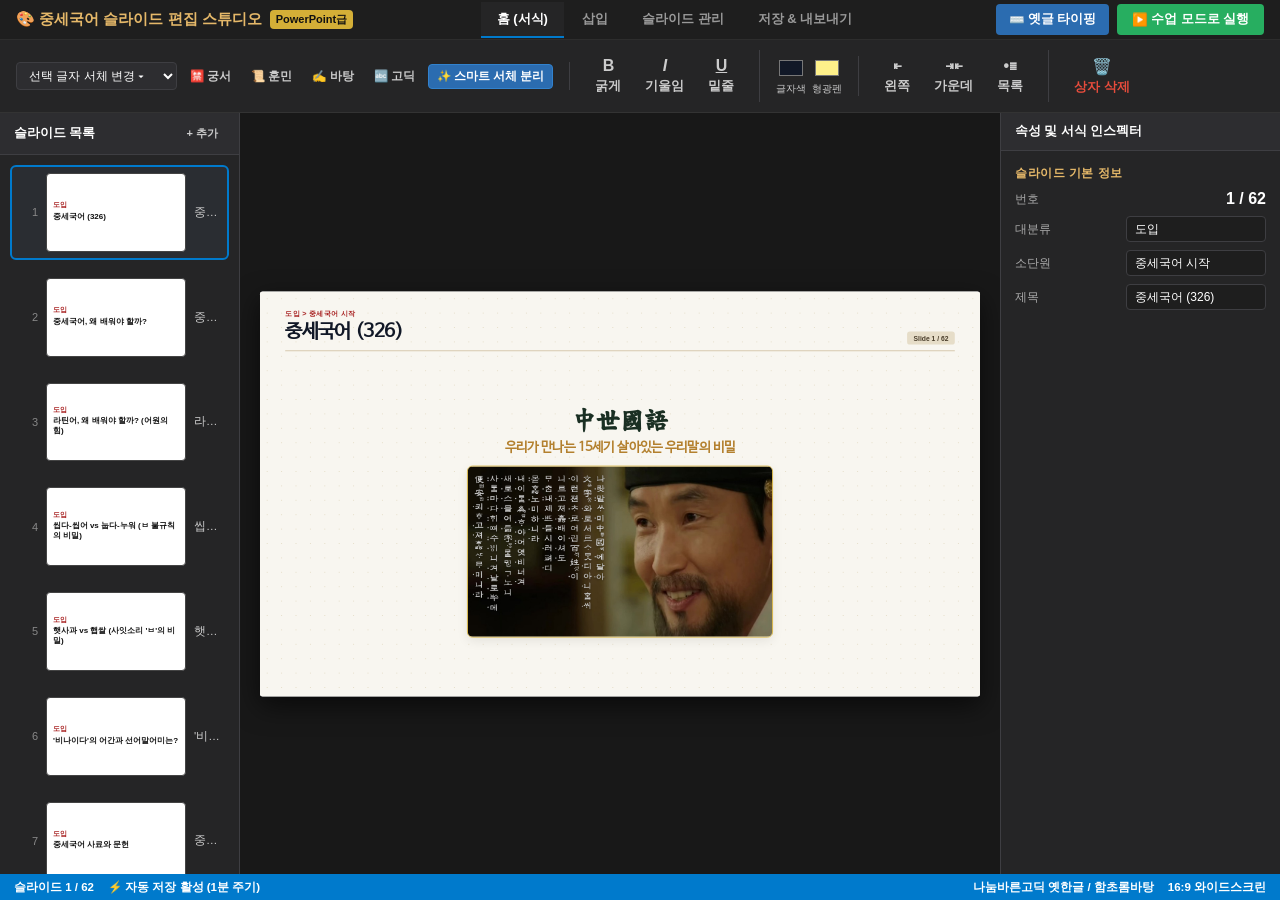
<file: editor.html>
<!DOCTYPE html>
<html lang="ko">
<head>
    <meta charset="UTF-8">
    <meta name="viewport" content="width=device-width, initial-scale=1.0">
    <title>중세국어 슬라이드 편집 스튜디오 (PowerPoint Studio)</title>
    <link rel="stylesheet" href="css/style.css">
    <link rel="stylesheet" href="css/editor.css">
</head>
<body class="editor-body">
    <!-- 1. 상단 MS PowerPoint 스타일 리본 메뉴 바 -->
    <header id="ribbon-header">
        <!-- 상단 타이틀 바 & 탭 버튼 -->
        <div class="ribbon-top-bar">
            <div class="editor-logo">
                <span>🎨 중세국어 슬라이드 편집 스튜디오</span>
                <span class="editor-logo-badge">PowerPoint급</span>
            </div>
            <div class="ribbon-tabs">
                <div class="ribbon-tab active" data-tab="home">홈 (서식)</div>
                <div class="ribbon-tab" data-tab="insert">삽입</div>
                <div class="ribbon-tab" data-tab="slides">슬라이드 관리</div>
                <div class="ribbon-tab" data-tab="export">저장 & 내보내기</div>
            </div>
            <div style="display: flex; gap: 8px;">
                <!-- 옛글 타이핑 스튜디오 버튼 -->
                <button class="ribbon-btn" style="background: #2b6cb0; color: #fff; flex-direction: row; padding: 6px 12px;" onclick="PPTStudio.openYetTypingStudio()" title="함초롬바탕 중세국어 두벌식 옛글 타이핑 창 열기">
                    ⌨️ <span>옛글 타이핑</span>
                </button>
                <!-- 수업용 플레이어 실행 링크 -->
                <a href="index.html" target="_blank" class="ribbon-btn" style="background: #27ae60; color: #fff; flex-direction: row; padding: 6px 14px; text-decoration: none;" title="수업용 플레이어 새 탭에서 실행">
                    ▶️ <span>수업 모드로 실행</span>
                </a>
            </div>
        </div>

        <!-- 탭별 서브 툴바 (리본 메뉴) -->
        <div class="ribbon-toolbar">
            <!-- [탭 1] 홈 (서식) 툴바 -->
            <div class="ribbon-toolbar-panel" id="tab-panel-home" style="display: flex; gap: 16px; align-items: center;">
                <!-- 폰트 선택 그룹 (선택한 글자 서체 즉시 변경) -->
                <div class="ribbon-group">
                    <select class="ribbon-select" onchange="PPTStudio.applyFontToSelection(this.value); this.selectedIndex = 0;" title="드래그한 글자의 서체 변경">
                        <option value="" disabled selected>선택 글자 서체 변경 ▾</option>
                        <option value="'NanumBarunGothicYetHangul', sans-serif">나눔바른고딕 옛한글</option>
                        <option value="'HANBatang', serif">함초롬바탕 (옛글 표준)</option>
                        <option value="'HancomHoonminjeongeum', serif">한컴 훈민정음</option>
                        <option value="'ChosunGs', serif">조선궁서체 (한자)</option>
                    </select>
                    <button class="ribbon-btn" style="padding: 4px 6px; font-size: 11.5px;" onclick="PPTStudio.applyFontToSelection('ChosunGs, serif')" title="선택한 글자를 조선궁서체로 변경">
                        <span>🈲 궁서</span>
                    </button>
                    <button class="ribbon-btn" style="padding: 4px 6px; font-size: 11.5px;" onclick="PPTStudio.applyFontToSelection('HancomHoonminjeongeum, serif')" title="선택한 글자를 훈민정음체로 변경">
                        <span>📜 훈민</span>
                    </button>
                    <button class="ribbon-btn" style="padding: 4px 6px; font-size: 11.5px;" onclick="PPTStudio.applyFontToSelection('HANBatang, serif')" title="선택한 글자를 함초롬바탕으로 변경">
                        <span>✍️ 바탕</span>
                    </button>
                    <button class="ribbon-btn" style="padding: 4px 6px; font-size: 11.5px;" onclick="PPTStudio.applyFontToSelection('NanumBarunGothicYetHangul, sans-serif')" title="선택한 글자를 나눔고딕으로 변경">
                        <span>🔤 고딕</span>
                    </button>
                    <button class="ribbon-btn" style="padding: 4px 8px; font-size: 11.5px; background: #2b6cb0; color: #fff; border-color: #3182ce;" onclick="PPTStudio.applySmartFonts()" title="선택 상자나 글자 내의 한자는 조선궁서체, 옛글은 함초롬바탕, 현대어는 나눔고딕으로 1초 만에 자동 분리 스타일링">
                        <span>✨ 스마트 서체 분리</span>
                    </button>
                </div>

                <!-- 텍스트 스타일 그룹 -->
                <div class="ribbon-group">
                    <button class="ribbon-btn" onclick="PPTStudio.execFormat('bold')" title="굵게 (Ctrl+B)">
                        <span class="ribbon-btn-icon"><b>B</b></span>
                        <span>굵게</span>
                    </button>
                    <button class="ribbon-btn" onclick="PPTStudio.execFormat('italic')" title="기울임 (Ctrl+I)">
                        <span class="ribbon-btn-icon"><i>I</i></span>
                        <span>기울임</span>
                    </button>
                    <button class="ribbon-btn" onclick="PPTStudio.execFormat('underline')" title="밑줄 (Ctrl+U)">
                        <span class="ribbon-btn-icon"><u>U</u></span>
                        <span>밑줄</span>
                    </button>
                </div>

                <!-- 글자색 & 배경 형광펜 -->
                <div class="ribbon-group">
                    <div style="display: flex; flex-direction: column; align-items: center; gap: 2px;">
                        <input type="color" value="#111827" class="color-picker-input" onchange="PPTStudio.setTextColor(this.value)" title="글자 색상">
                        <span style="font-size: 10px;">글자색</span>
                    </div>
                    <div style="display: flex; flex-direction: column; align-items: center; gap: 2px;">
                        <input type="color" value="#fef08a" class="color-picker-input" onchange="PPTStudio.setHighlightColor(this.value)" title="형광펜 배경색">
                        <span style="font-size: 10px;">형광펜</span>
                    </div>
                </div>

                <!-- 정렬 및 목록 -->
                <div class="ribbon-group">
                    <button class="ribbon-btn" onclick="PPTStudio.execFormat('justifyLeft')" title="왼쪽 정렬">
                        <span class="ribbon-btn-icon">⇤</span>
                        <span>왼쪽</span>
                    </button>
                    <button class="ribbon-btn" onclick="PPTStudio.execFormat('justifyCenter')" title="가운데 정렬">
                        <span class="ribbon-btn-icon">⇥⇤</span>
                        <span>가운데</span>
                    </button>
                    <button class="ribbon-btn" onclick="PPTStudio.execFormat('insertUnorderedList')" title="글머리 기호 목록">
                        <span class="ribbon-btn-icon">•≣</span>
                        <span>목록</span>
                    </button>
                </div>

                <!-- 삭제 버튼 -->
                <div class="ribbon-group">
                    <button class="ribbon-btn" style="color: #e74c3c;" onclick="PPTStudio.deleteSelectedElement()" title="선택한 상자/요소 삭제 (Delete 키)">
                        <span class="ribbon-btn-icon">🗑️</span>
                        <span>상자 삭제</span>
                    </button>
                </div>
            </div>

            <!-- [탭 2] 삽입 툴바 -->
            <div class="ribbon-toolbar-panel" id="tab-panel-insert" style="display: none; gap: 16px; align-items: center;">
                <div class="ribbon-group">
                    <button class="ribbon-btn" onclick="PPTStudio.insertTextBox()" title="텍스트 상자 추가">
                        <span class="ribbon-btn-icon">💬</span>
                        <span>텍스트 상자</span>
                    </button>
                    <button class="ribbon-btn" onclick="PPTStudio.insertAncientBox()" title="함초롬바탕 중세국어 원문 구절 상자 추가">
                        <span class="ribbon-btn-icon">📜</span>
                        <span>원문 상자</span>
                    </button>
                    <button class="ribbon-btn" onclick="PPTStudio.insertTable()" title="문법 정리 표 삽입">
                        <span class="ribbon-btn-icon">📊</span>
                        <span>문법 표</span>
                    </button>
                </div>
                <div class="ribbon-group">
                    <button class="ribbon-btn" onclick="PPTStudio.insertImageFromFile()" title="내 컴퓨터에서 사진/그림 삽입">
                        <span class="ribbon-btn-icon">🖼️</span>
                        <span>사진 삽입</span>
                    </button>
                    <button class="ribbon-btn" style="background: #2b6cb0; color: #fff;" onclick="PPTStudio.openYetTypingStudio()" title="중세국어 옛글 직접 타이핑 후 삽입">
                        <span class="ribbon-btn-icon">⌨️</span>
                        <span>옛글 입력 삽입</span>
                    </button>
                </div>
            </div>

            <!-- [탭 3] 슬라이드 관리 툴바 -->
            <div class="ribbon-toolbar-panel" id="tab-panel-slides" style="display: none; gap: 16px; align-items: center;">
                <div class="ribbon-group">
                    <button class="ribbon-btn" onclick="PPTStudio.addNewSlide()" title="새 슬라이드 추가">
                        <span class="ribbon-btn-icon">➕</span>
                        <span>새 슬라이드</span>
                    </button>
                    <button class="ribbon-btn" onclick="PPTStudio.duplicateSlide()" title="현재 슬라이드 복제">
                        <span class="ribbon-btn-icon">📋</span>
                        <span>슬라이드 복제</span>
                    </button>
                    <button class="ribbon-btn" style="color: #e74c3c;" onclick="PPTStudio.deleteSlide()" title="현재 슬라이드 삭제">
                        <span class="ribbon-btn-icon">🗑️</span>
                        <span>슬라이드 삭제</span>
                    </button>
                </div>
                <div class="ribbon-group">
                    <button class="ribbon-btn" onclick="PPTStudio.moveSlideUp()" title="슬라이드 위로 이동">
                        <span class="ribbon-btn-icon">⬆️</span>
                        <span>위로 이동</span>
                    </button>
                    <button class="ribbon-btn" onclick="PPTStudio.moveSlideDown()" title="슬라이드 아래로 이동">
                        <span class="ribbon-btn-icon">⬇️</span>
                        <span>아래로 이동</span>
                    </button>
                </div>
            </div>

            <!-- [탭 4] 저장 & 내보내기 툴바 -->
            <div class="ribbon-toolbar-panel" id="tab-panel-export" style="display: none; gap: 16px; align-items: center;">
                <div class="ribbon-group">
                    <button class="ribbon-btn" style="background: #2b6cb0; color: #fff;" onclick="PPTStudio.exportFile()" title="수정한 슬라이드 전체를 slides-data.js 파일로 다운로드">
                        <span class="ribbon-btn-icon">💾</span>
                        <span>slides-data.js 영구 백업</span>
                    </button>
                    <button class="ribbon-btn" style="background: #555; color: #fff;" onclick="PPTStudio.resetToOriginal()" title="원본 데이터로 리셋">
                        <span class="ribbon-btn-icon">🔄</span>
                        <span>원본으로 초기화</span>
                    </button>
                </div>
            </div>
        </div>
    </header>

    <!-- 2. 메인 3단 작업 영역 (좌측 썸네일 | 중앙 16:9 캔버스 | 우측 인스펙터) -->
    <main id="editor-main-workspace">
        <!-- 좌측 슬라이드 썸네일 목록 바 -->
        <aside id="thumbnail-sidebar">
            <div class="thumbnail-header">
                <span>슬라이드 목록</span>
                <button class="ribbon-btn" style="padding: 2px 6px; font-size: 11px;" onclick="PPTStudio.addNewSlide()">+ 추가</button>
            </div>
            <div class="thumbnail-list" id="thumbnail-items-container">
                <!-- 썸네일 아이템 동적 주입 -->
            </div>
        </aside>

        <!-- 중앙 메인 16:9 슬라이드 편집 캔버스 -->
        <section id="canvas-viewport-area">
            <div id="editor-canvas-scaler">
                <div class="slide-content-wrapper" id="editor-slide-canvas">
                    <!-- 슬라이드 내용 인터랙티브 주입 -->
                </div>
            </div>
        </section>

        <!-- 우측 속성 인스펙터 사이드바 -->
        <aside id="inspector-sidebar">
            <div class="inspector-header">
                <span>속성 및 서식 인스펙터</span>
            </div>
            <div class="inspector-body" id="inspector-dynamic-content">
                <!-- 동적 속성 폼 -->
            </div>
        </aside>
    </main>

    <!-- 3. 중세국어 옛글 타이핑 스튜디오 모달 (함초롬바탕 기본 탑재) -->
    <div id="yet-typing-studio-modal" class="yet-typing-studio-modal">
        <div class="yet-studio-header">
            <span>⌨️ 중세국어 두벌식 옛글 타이핑 (함초롬바탕 표준)</span>
            <span style="cursor: pointer; font-size: 18px;" onclick="PPTStudio.closeYetTypingStudio()">✕</span>
        </div>
        <div class="yet-studio-body">
            <!-- 함초롬바탕 실시간 타이핑 디스플레이 -->
            <textarea id="yet-studio-input" class="yet-studio-display" placeholder="키보드로 두벌식 옛글을 타이핑하거나 아래 자모를 클릭하세요.&#10;(예: Shift+K = ㆍ, Shift+A = ㅿ, Shift+D = ㆁ, Shift+G = ㆆ, . = 거성 방점)"></textarea>

            <!-- 빠른 옛자모 클릭 패드 -->
            <div>
                <div style="font-size: 12px; color: #a0aec0; margin-bottom: 6px;">빠른 옛자모 클릭 입력:</div>
                <div class="yet-quick-pad">
                    <button class="btn-yet-key" onclick="YetHangulIME.insertText('ㆍ')">ㆍ</button>
                    <button class="btn-yet-key" onclick="YetHangulIME.insertText('ᆢ')">ᆢ</button>
                    <button class="btn-yet-key" onclick="YetHangulIME.insertText('ㅿ')">ㅿ</button>
                    <button class="btn-yet-key" onclick="YetHangulIME.insertText('ㆁ')">ㆁ</button>
                    <button class="btn-yet-key" onclick="YetHangulIME.insertText('ㆆ')">ㆆ</button>
                    <button class="btn-yet-key" onclick="YetHangulIME.insertText('ㅸ')">ㅸ</button>
                    <button class="btn-yet-key" onclick="YetHangulIME.insertText('ㅄ')">ㅄ</button>
                    <button class="btn-yet-key" onclick="YetHangulIME.insertText('ㅳ')">ㅳ</button>
                    <button class="btn-yet-key" onclick="YetHangulIME.insertText('ᄡ')">ᄡ</button>
                    <button class="btn-yet-key" onclick="YetHangulIME.insertText('ᄢ')">ᄢ</button>
                    <button class="btn-yet-key" onclick="YetHangulIME.insertText('ᅇ')">ᅇ</button>
                    <button class="btn-yet-key" onclick="YetHangulIME.insertText('ᆡ')">ᆡ</button>
                    <button class="btn-yet-key" onclick="YetHangulIME.insertText('\u302E')">· (거성)</button>
                    <button class="btn-yet-key" onclick="YetHangulIME.insertText('\u302F')">·· (상성)</button>
                    <button class="btn-yet-key" onclick="YetHangulIME.insertText('ㆅ')">ㆅ</button>
                    <button class="btn-yet-key" onclick="YetHangulIME.insertText('ᄛ')">ᄛ</button>
                </div>
            </div>

            <!-- 하단 액션 버튼 -->
            <div style="display: flex; justify-content: space-between; align-items: center; margin-top: 6px;">
                <button class="ribbon-btn" style="background: #444; color: #fff;" onclick="YetHangulIME.reset()">지우기</button>
                <button class="ribbon-btn" style="background: #5b21b6; color: #fff;" onclick="YetHangulIME.convertInputToPrecomposed()" title="첫가끝 결합 텍스트를 표준 완성형 유니코드(NFC)로 즉시 변환">
                    🔄 완성형 유니코드로 변환
                </button>
                <div style="display: flex; gap: 8px;">
                    <button class="ribbon-btn" style="background: #2b6cb0; color: #fff;" onclick="PPTStudio.insertTypedYetToSlide()">
                        📥 슬라이드에 옛글 상자로 삽입
                    </button>
                    <button class="ribbon-btn" onclick="PPTStudio.closeYetTypingStudio()">닫기</button>
                </div>
            </div>
        </div>
    </div>

    <!-- 4. 하단 상태 표시줄 -->
    <footer id="editor-statusbar">
        <div class="status-left">
            <span id="status-slide-count">슬라이드 1 / 62</span>
            <span id="status-autosave-indicator">⚡ 자동 저장 활성 (1분 주기)</span>
        </div>
        <div class="status-right">
            <span>나눔바른고딕 옛한글 / 함초롬바탕</span>
            <span>16:9 와이드스크린</span>
        </div>
    </footer>

    <!-- 스크립트 로드 -->
    <script src="js/slides-data.js"></script>
    <script src="js/yet-hangul-ime.js"></script>
    <script src="js/ppt-editor.js"></script>
    <script>
        document.addEventListener('DOMContentLoaded', () => {
            PPTStudio.init();
        });
    </script>
</body>
</html>
</file>
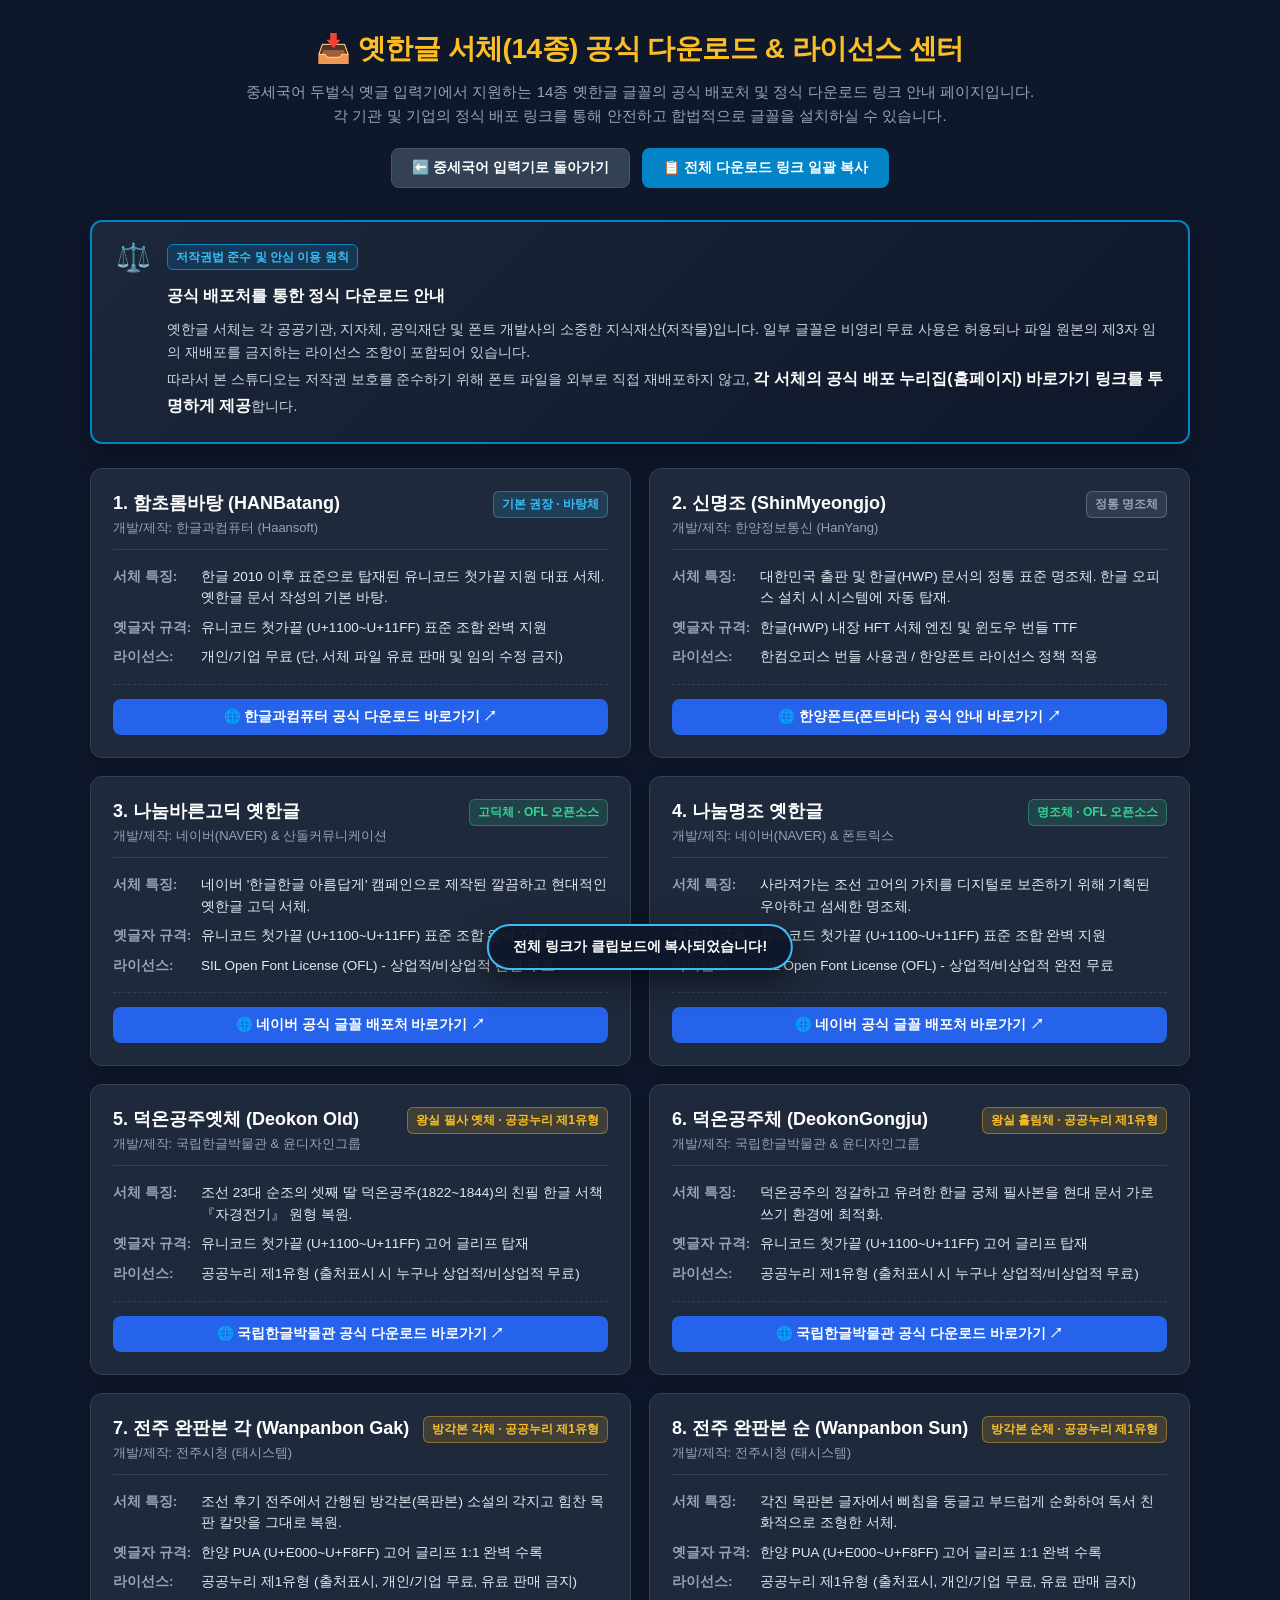
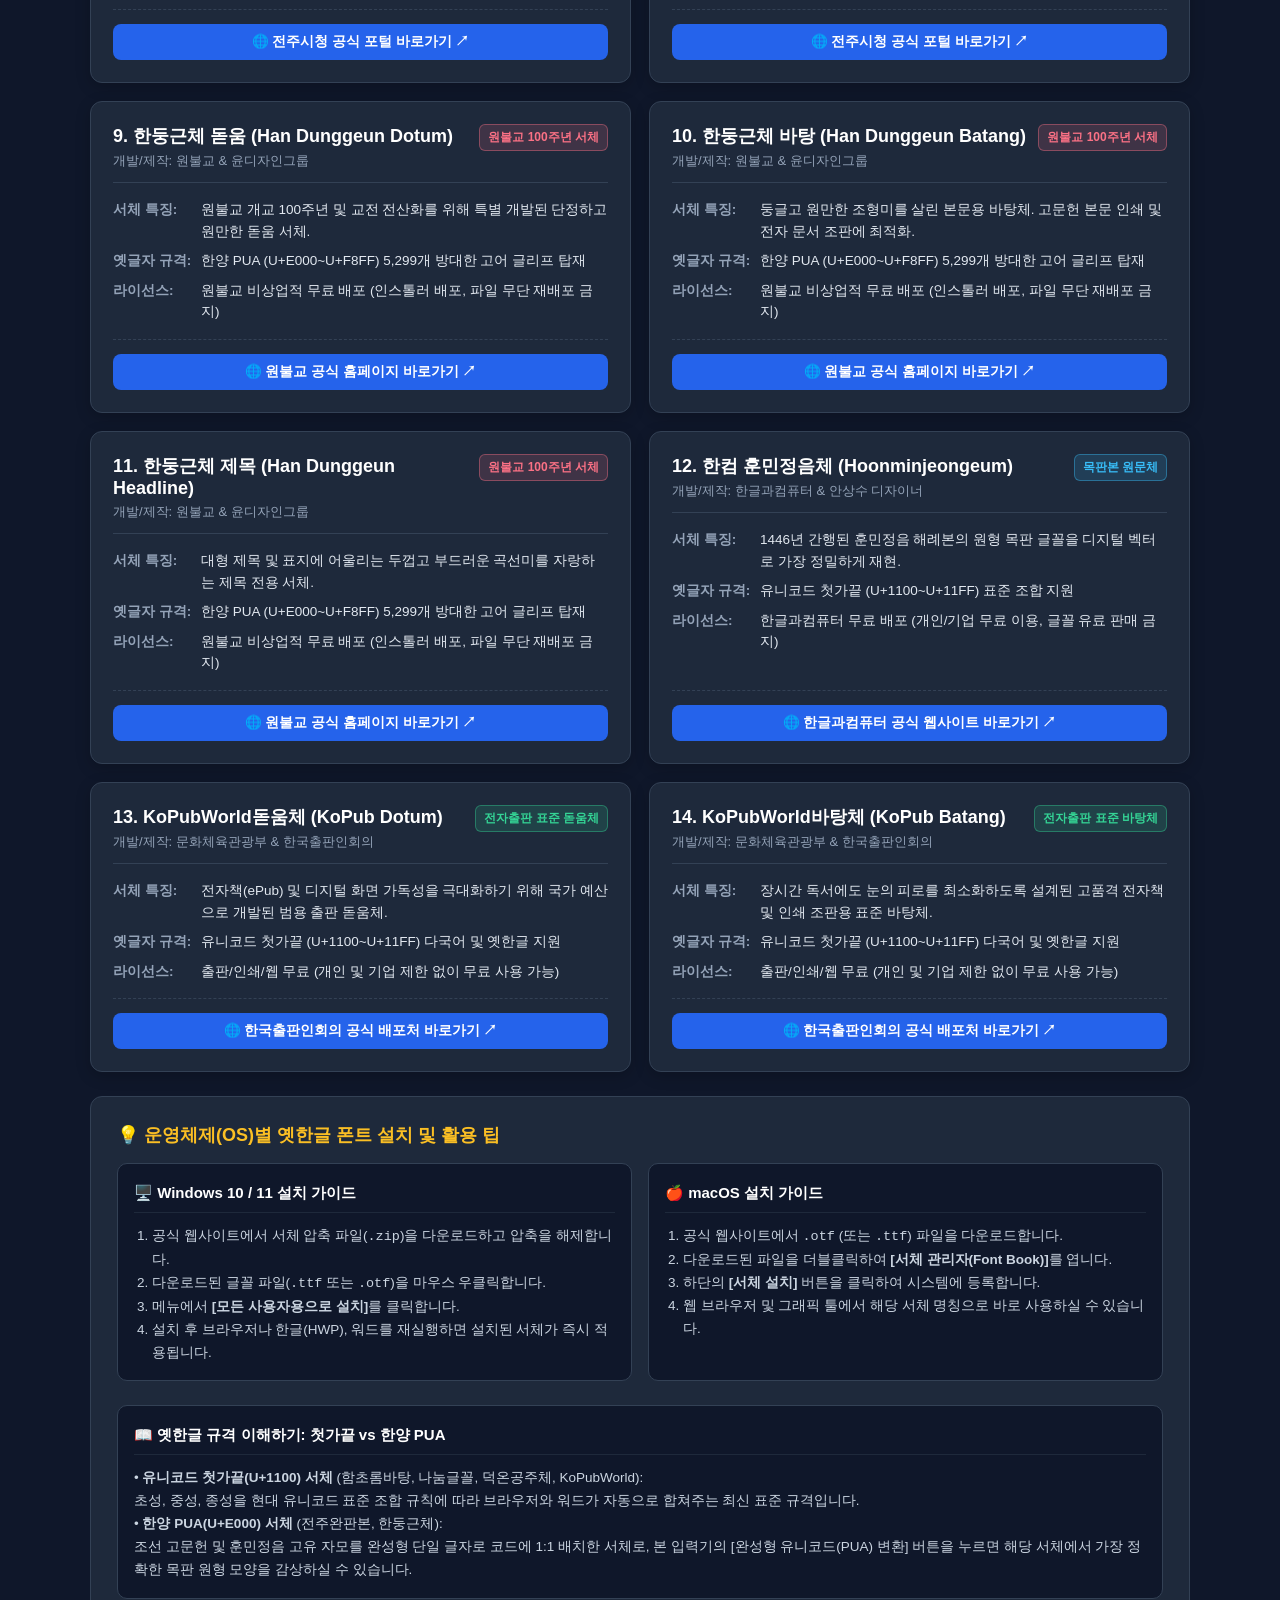
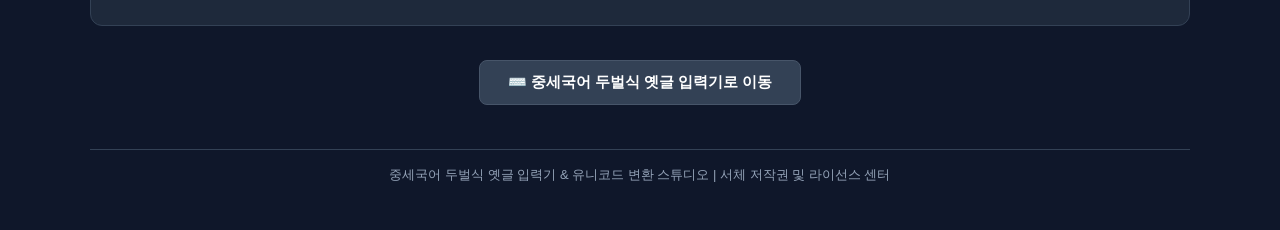
<file: fonts-download.html>
<!DOCTYPE html>
<html lang="ko">
<head>
    <meta charset="UTF-8">
    <meta name="viewport" content="width=device-width, initial-scale=1.0">
    <title>옛한글 서체(14종) 공식 다운로드 & 저작권 라이선스 안내</title>
    <style>
        :root {
            --bg-color: #0f172a;
            --card-bg: #1e293b;
            --border-color: #334155;
            --accent-blue: #38bdf8;
            --accent-amber: #fbbf24;
            --accent-green: #34d495;
            --accent-rose: #fb7185;
            --text-main: #f8fafc;
            --text-sub: #94a3b8;
            --btn-bg: #2563eb;
            --btn-hover: #1d4ed8;
        }

        * { box-sizing: border-box; margin: 0; padding: 0; }

        body {
            background-color: var(--bg-color);
            color: var(--text-main);
            font-family: -apple-system, BlinkMacSystemFont, "Segoe UI", Roboto, "Malgun Gothic", sans-serif;
            min-height: 100vh;
            padding: 30px 20px;
            display: flex;
            flex-direction: column;
            align-items: center;
        }

        .container {
            width: 100%;
            max-width: 1100px;
            display: flex;
            flex-direction: column;
            gap: 24px;
        }

        /* 헤더 */
        .header {
            text-align: center;
            display: flex;
            flex-direction: column;
            align-items: center;
            gap: 12px;
            margin-bottom: 8px;
        }

        .header h1 {
            font-size: 28px;
            font-weight: 800;
            color: var(--accent-amber);
            display: flex;
            align-items: center;
            justify-content: center;
            gap: 12px;
            letter-spacing: -0.5px;
        }

        .header-desc {
            font-size: 15px;
            color: var(--text-sub);
            max-width: 800px;
            line-height: 1.6;
        }

        .nav-actions {
            display: flex;
            gap: 12px;
            margin-top: 8px;
            flex-wrap: wrap;
            justify-content: center;
        }

        .btn {
            display: inline-flex;
            align-items: center;
            gap: 8px;
            padding: 10px 20px;
            border-radius: 8px;
            font-size: 14px;
            font-weight: 600;
            text-decoration: none;
            cursor: pointer;
            transition: all 0.15s ease;
            border: 1px solid transparent;
        }
        .btn-back {
            background-color: #334155;
            color: #ffffff;
            border-color: #475569;
        }
        .btn-back:hover {
            background-color: #475569;
            transform: translateY(-1px);
        }
        .btn-copy-all {
            background-color: #0284c7;
            color: #ffffff;
        }
        .btn-copy-all:hover {
            background-color: #0369a1;
            transform: translateY(-1px);
        }

        /* 중요 공지 카드 */
        .notice-card {
            background: linear-gradient(135deg, rgba(30, 41, 59, 0.9) 0%, rgba(15, 23, 42, 0.9) 100%);
            border: 2px solid #0284c7;
            border-radius: 12px;
            padding: 22px 24px;
            box-shadow: 0 10px 25px rgba(0,0,0,0.3);
            display: flex;
            gap: 16px;
            align-items: flex-start;
        }
        .notice-icon {
            font-size: 28px;
            line-height: 1;
        }
        .notice-content {
            display: flex;
            flex-direction: column;
            gap: 8px;
            font-size: 14px;
            line-height: 1.7;
            color: #cbd5e1;
        }
        .notice-content strong {
            color: #ffffff;
            font-size: 16px;
        }
        .notice-badge {
            display: inline-block;
            background: rgba(2, 132, 199, 0.2);
            color: var(--accent-blue);
            border: 1px solid #0284c7;
            border-radius: 6px;
            padding: 2px 8px;
            font-size: 12px;
            font-weight: 700;
            margin-bottom: 4px;
            width: fit-content;
        }

        /* 폰트 카드 그리드 */
        .font-grid {
            display: grid;
            grid-template-columns: repeat(2, 1fr);
            gap: 18px;
        }
        @media (max-width: 820px) {
            .font-grid { grid-template-columns: 1fr; }
        }

        .font-card {
            background: var(--card-bg);
            border: 1px solid var(--border-color);
            border-radius: 12px;
            padding: 22px;
            display: flex;
            flex-direction: column;
            justify-content: space-between;
            gap: 16px;
            transition: all 0.2s ease;
            box-shadow: 0 4px 15px rgba(0,0,0,0.2);
        }
        .font-card:hover {
            border-color: var(--accent-blue);
            transform: translateY(-2px);
            box-shadow: 0 8px 25px rgba(56, 189, 248, 0.15);
        }

        .font-card-header {
            display: flex;
            justify-content: space-between;
            align-items: flex-start;
            border-bottom: 1px solid var(--border-color);
            padding-bottom: 12px;
            gap: 10px;
        }
        .font-title-wrap {
            display: flex;
            flex-direction: column;
            gap: 4px;
        }
        .font-num-title {
            font-size: 18px;
            font-weight: 700;
            color: #ffffff;
        }
        .font-org {
            font-size: 13px;
            color: var(--text-sub);
        }
        .font-tag {
            padding: 4px 8px;
            border-radius: 6px;
            font-size: 12px;
            font-weight: 700;
            white-space: nowrap;
        }
        .tag-blue { background: rgba(56, 189, 248, 0.15); color: var(--accent-blue); border: 1px solid rgba(56, 189, 248, 0.4); }
        .tag-amber { background: rgba(251, 191, 36, 0.15); color: var(--accent-amber); border: 1px solid rgba(251, 191, 36, 0.4); }
        .tag-green { background: rgba(52, 211, 149, 0.15); color: var(--accent-green); border: 1px solid rgba(52, 211, 149, 0.4); }
        .tag-rose { background: rgba(251, 113, 133, 0.15); color: var(--accent-rose); border: 1px solid rgba(251, 113, 133, 0.4); }
        .tag-gray { background: rgba(148, 163, 184, 0.15); color: var(--text-sub); border: 1px solid rgba(148, 163, 184, 0.4); }

        .font-info-list {
            display: flex;
            flex-direction: column;
            gap: 8px;
            font-size: 13.5px;
            line-height: 1.6;
        }
        .info-row {
            display: flex;
            align-items: baseline;
            gap: 8px;
        }
        .info-label {
            color: #94a3b8;
            font-weight: 600;
            min-width: 80px;
        }
        .info-val {
            color: #e2e8f0;
            word-break: break-word;
        }

        .font-action {
            margin-top: auto;
            padding-top: 14px;
            border-top: 1px dashed var(--border-color);
            display: flex;
            justify-content: space-between;
            align-items: center;
            gap: 10px;
        }
        .btn-download {
            display: inline-flex;
            align-items: center;
            justify-content: center;
            gap: 6px;
            background: #2563eb;
            color: #ffffff;
            padding: 9px 16px;
            border-radius: 8px;
            font-size: 13.5px;
            font-weight: 600;
            text-decoration: none;
            transition: all 0.15s ease;
            width: 100%;
        }
        .btn-download:hover {
            background: #1d4ed8;
            transform: translateY(-1px);
            box-shadow: 0 4px 12px rgba(37, 99, 235, 0.4);
        }

        /* 설치 및 활용 가이드 카드 */
        .guide-card {
            background: var(--card-bg);
            border: 1px solid var(--border-color);
            border-radius: 12px;
            padding: 26px;
            display: flex;
            flex-direction: column;
            gap: 16px;
        }
        .guide-title {
            font-size: 18px;
            font-weight: 700;
            color: var(--accent-amber);
            display: flex;
            align-items: center;
            gap: 8px;
        }
        .guide-grid {
            display: grid;
            grid-template-columns: repeat(2, 1fr);
            gap: 16px;
        }
        @media (max-width: 768px) {
            .guide-grid { grid-template-columns: 1fr; }
        }
        .guide-box {
            background: #0f172a;
            border: 1px solid var(--border-color);
            border-radius: 10px;
            padding: 16px;
            display: flex;
            flex-direction: column;
            gap: 8px;
            font-size: 13.5px;
            line-height: 1.7;
            color: #cbd5e1;
        }
        .guide-box h4 {
            color: #ffffff;
            font-size: 15px;
            border-bottom: 1px solid #1e293b;
            padding-bottom: 6px;
            margin-bottom: 4px;
        }
        .guide-box ol {
            padding-left: 18px;
        }

        /* 토스트 메시지 */
        .toast {
            position: fixed;
            bottom: 30px;
            left: 50%;
            transform: translateX(-50%) translateY(100px);
            background: rgba(15, 23, 42, 0.95);
            border: 2px solid var(--accent-blue);
            color: #ffffff;
            padding: 12px 24px;
            border-radius: 50px;
            font-size: 14px;
            font-weight: 600;
            box-shadow: 0 10px 30px rgba(0,0,0,0.5);
            transition: transform 0.3s cubic-bezier(0.18, 0.89, 0.32, 1.28);
            z-index: 10000;
            pointer-events: none;
        }
        .toast.show {
            transform: translateX(-50%) translateY(0);
        }

        /* 푸터 */
        .footer {
            text-align: center;
            font-size: 13px;
            color: var(--text-sub);
            margin-top: 10px;
            padding: 16px 0;
            border-top: 1px solid var(--border-color);
        }
    </style>
</head>
<body>
    <div class="container">
        <!-- 헤더 -->
        <header class="header">
            <h1>📥 옛한글 서체(14종) 공식 다운로드 & 라이선스 센터</h1>
            <p class="header-desc">
                중세국어 두벌식 옛글 입력기에서 지원하는 14종 옛한글 글꼴의 공식 배포처 및 정식 다운로드 링크 안내 페이지입니다.
                각 기관 및 기업의 정식 배포 링크를 통해 안전하고 합법적으로 글꼴을 설치하실 수 있습니다.
            </p>
            <div class="nav-actions">
                <a href="./index.html" class="btn btn-back">⬅️ 중세국어 입력기로 돌아가기</a>
                <button class="btn btn-copy-all" onclick="copyAllDownloadLinks()">📋 전체 다운로드 링크 일괄 복사</button>
            </div>
        </header>

        <!-- 저작권 준수 성명 안내 -->
        <div class="notice-card">
            <div class="notice-icon">⚖️</div>
            <div class="notice-content">
                <span class="notice-badge">저작권법 준수 및 안심 이용 원칙</span>
                <strong>공식 배포처를 통한 정식 다운로드 안내</strong>
                <p>
                    옛한글 서체는 각 공공기관, 지자체, 공익재단 및 폰트 개발사의 소중한 지식재산(저작물)입니다.
                    일부 글꼴은 비영리 무료 사용은 허용되나 파일 원본의 제3자 임의 재배포를 금지하는 라이선스 조항이 포함되어 있습니다.<br>
                    따라서 본 스튜디오는 저작권 보호를 준수하기 위해 폰트 파일을 외부로 직접 재배포하지 않고, 
                    <strong>각 서체의 공식 배포 누리집(홈페이지) 바로가기 링크를 투명하게 제공</strong>합니다.
                </p>
            </div>
        </div>

        <!-- 14종 서체 카드 그리드 (입력기 갤러리와 100% 동일 순서) -->
        <main class="font-grid">
            <!-- 1. 함초롬바탕 -->
            <article class="font-card">
                <div class="font-card-header">
                    <div class="font-title-wrap">
                        <h2 class="font-num-title">1. 함초롬바탕 (HANBatang)</h2>
                        <span class="font-org">개발/제작: 한글과컴퓨터 (Haansoft)</span>
                    </div>
                    <span class="font-tag tag-blue">기본 권장 · 바탕체</span>
                </div>
                <div class="font-info-list">
                    <div class="info-row">
                        <span class="info-label">서체 특징:</span>
                        <span class="info-val">한글 2010 이후 표준으로 탑재된 유니코드 첫가끝 지원 대표 서체. 옛한글 문서 작성의 기본 바탕.</span>
                    </div>
                    <div class="info-row">
                        <span class="info-label">옛글자 규격:</span>
                        <span class="info-val">유니코드 첫가끝 (U+1100~U+11FF) 표준 조합 완벽 지원</span>
                    </div>
                    <div class="info-row">
                        <span class="info-label">라이선스:</span>
                        <span class="info-val">개인/기업 무료 (단, 서체 파일 유료 판매 및 임의 수정 금지)</span>
                    </div>
                </div>
                <div class="font-action">
                    <a href="https://www.hancom.com/cs_center/csDownload.do" target="_blank" rel="noopener noreferrer" class="btn-download">
                        🌐 한글과컴퓨터 공식 다운로드 바로가기 ↗
                    </a>
                </div>
            </article>

            <!-- 2. 신명조 -->
            <article class="font-card">
                <div class="font-card-header">
                    <div class="font-title-wrap">
                        <h2 class="font-num-title">2. 신명조 (ShinMyeongjo)</h2>
                        <span class="font-org">개발/제작: 한양정보통신 (HanYang)</span>
                    </div>
                    <span class="font-tag tag-gray">정통 명조체</span>
                </div>
                <div class="font-info-list">
                    <div class="info-row">
                        <span class="info-label">서체 특징:</span>
                        <span class="info-val">대한민국 출판 및 한글(HWP) 문서의 정통 표준 명조체. 한글 오피스 설치 시 시스템에 자동 탑재.</span>
                    </div>
                    <div class="info-row">
                        <span class="info-label">옛글자 규격:</span>
                        <span class="info-val">한글(HWP) 내장 HFT 서체 엔진 및 윈도우 번들 TTF</span>
                    </div>
                    <div class="info-row">
                        <span class="info-label">라이선스:</span>
                        <span class="info-val">한컴오피스 번들 사용권 / 한양폰트 라이선스 정책 적용</span>
                    </div>
                </div>
                <div class="font-action">
                    <a href="https://www.fontbada.co.kr/" target="_blank" rel="noopener noreferrer" class="btn-download">
                        🌐 한양폰트(폰트바다) 공식 안내 바로가기 ↗
                    </a>
                </div>
            </article>

            <!-- 3. 나눔바른고딕 옛한글 -->
            <article class="font-card">
                <div class="font-card-header">
                    <div class="font-title-wrap">
                        <h2 class="font-num-title">3. 나눔바른고딕 옛한글</h2>
                        <span class="font-org">개발/제작: 네이버(NAVER) & 산돌커뮤니케이션</span>
                    </div>
                    <span class="font-tag tag-green">고딕체 · OFL 오픈소스</span>
                </div>
                <div class="font-info-list">
                    <div class="info-row">
                        <span class="info-label">서체 특징:</span>
                        <span class="info-val">네이버 '한글한글 아름답게' 캠페인으로 제작된 깔끔하고 현대적인 옛한글 고딕 서체.</span>
                    </div>
                    <div class="info-row">
                        <span class="info-label">옛글자 규격:</span>
                        <span class="info-val">유니코드 첫가끝 (U+1100~U+11FF) 표준 조합 완벽 지원</span>
                    </div>
                    <div class="info-row">
                        <span class="info-label">라이선스:</span>
                        <span class="info-val">SIL Open Font License (OFL) - 상업적/비상업적 완전 무료</span>
                    </div>
                </div>
                <div class="font-action">
                    <a href="https://hangeul.naver.com/font" target="_blank" rel="noopener noreferrer" class="btn-download">
                        🌐 네이버 공식 글꼴 배포처 바로가기 ↗
                    </a>
                </div>
            </article>

            <!-- 4. 나눔명조 옛한글 -->
            <article class="font-card">
                <div class="font-card-header">
                    <div class="font-title-wrap">
                        <h2 class="font-num-title">4. 나눔명조 옛한글</h2>
                        <span class="font-org">개발/제작: 네이버(NAVER) & 폰트릭스</span>
                    </div>
                    <span class="font-tag tag-green">명조체 · OFL 오픈소스</span>
                </div>
                <div class="font-info-list">
                    <div class="info-row">
                        <span class="info-label">서체 특징:</span>
                        <span class="info-val">사라져가는 조선 고어의 가치를 디지털로 보존하기 위해 기획된 우아하고 섬세한 명조체.</span>
                    </div>
                    <div class="info-row">
                        <span class="info-label">옛글자 규격:</span>
                        <span class="info-val">유니코드 첫가끝 (U+1100~U+11FF) 표준 조합 완벽 지원</span>
                    </div>
                    <div class="info-row">
                        <span class="info-label">라이선스:</span>
                        <span class="info-val">SIL Open Font License (OFL) - 상업적/비상업적 완전 무료</span>
                    </div>
                </div>
                <div class="font-action">
                    <a href="https://hangeul.naver.com/font" target="_blank" rel="noopener noreferrer" class="btn-download">
                        🌐 네이버 공식 글꼴 배포처 바로가기 ↗
                    </a>
                </div>
            </article>

            <!-- 5. 덕온공주옛체 -->
            <article class="font-card">
                <div class="font-card-header">
                    <div class="font-title-wrap">
                        <h2 class="font-num-title">5. 덕온공주옛체 (Deokon Old)</h2>
                        <span class="font-org">개발/제작: 국립한글박물관 & 윤디자인그룹</span>
                    </div>
                    <span class="font-tag tag-amber">왕실 필사 옛체 · 공공누리 제1유형</span>
                </div>
                <div class="font-info-list">
                    <div class="info-row">
                        <span class="info-label">서체 특징:</span>
                        <span class="info-val">조선 23대 순조의 셋째 딸 덕온공주(1822~1844)의 친필 한글 서책 『자경전기』 원형 복원.</span>
                    </div>
                    <div class="info-row">
                        <span class="info-label">옛글자 규격:</span>
                        <span class="info-val">유니코드 첫가끝 (U+1100~U+11FF) 고어 글리프 탑재</span>
                    </div>
                    <div class="info-row">
                        <span class="info-label">라이선스:</span>
                        <span class="info-val">공공누리 제1유형 (출처표시 시 누구나 상업적/비상업적 무료)</span>
                    </div>
                </div>
                <div class="font-action">
                    <a href="https://hanfont.hangeul.go.kr/relaxfont/font/deokon.do" target="_blank" rel="noopener noreferrer" class="btn-download">
                        🌐 국립한글박물관 공식 다운로드 바로가기 ↗
                    </a>
                </div>
            </article>

            <!-- 6. 덕온공주체 -->
            <article class="font-card">
                <div class="font-card-header">
                    <div class="font-title-wrap">
                        <h2 class="font-num-title">6. 덕온공주체 (DeokonGongju)</h2>
                        <span class="font-org">개발/제작: 국립한글박물관 & 윤디자인그룹</span>
                    </div>
                    <span class="font-tag tag-amber">왕실 흘림체 · 공공누리 제1유형</span>
                </div>
                <div class="font-info-list">
                    <div class="info-row">
                        <span class="info-label">서체 특징:</span>
                        <span class="info-val">덕온공주의 정갈하고 유려한 한글 궁체 필사본을 현대 문서 가로쓰기 환경에 최적화.</span>
                    </div>
                    <div class="info-row">
                        <span class="info-label">옛글자 규격:</span>
                        <span class="info-val">유니코드 첫가끝 (U+1100~U+11FF) 고어 글리프 탑재</span>
                    </div>
                    <div class="info-row">
                        <span class="info-label">라이선스:</span>
                        <span class="info-val">공공누리 제1유형 (출처표시 시 누구나 상업적/비상업적 무료)</span>
                    </div>
                </div>
                <div class="font-action">
                    <a href="https://hanfont.hangeul.go.kr/relaxfont/font/deokon.do" target="_blank" rel="noopener noreferrer" class="btn-download">
                        🌐 국립한글박물관 공식 다운로드 바로가기 ↗
                    </a>
                </div>
            </article>

            <!-- 7. 전주 완판본 각 -->
            <article class="font-card">
                <div class="font-card-header">
                    <div class="font-title-wrap">
                        <h2 class="font-num-title">7. 전주 완판본 각 (Wanpanbon Gak)</h2>
                        <span class="font-org">개발/제작: 전주시청 (태시스템)</span>
                    </div>
                    <span class="font-tag tag-amber">방각본 각체 · 공공누리 제1유형</span>
                </div>
                <div class="font-info-list">
                    <div class="info-row">
                        <span class="info-label">서체 특징:</span>
                        <span class="info-val">조선 후기 전주에서 간행된 방각본(목판본) 소설의 각지고 힘찬 목판 칼맛을 그대로 복원.</span>
                    </div>
                    <div class="info-row">
                        <span class="info-label">옛글자 규격:</span>
                        <span class="info-val">한양 PUA (U+E000~U+F8FF) 고어 글리프 1:1 완벽 수록</span>
                    </div>
                    <div class="info-row">
                        <span class="info-label">라이선스:</span>
                        <span class="info-val">공공누리 제1유형 (출처표시, 개인/기업 무료, 유료 판매 금지)</span>
                    </div>
                </div>
                <div class="font-action">
                    <a href="https://www.jeonju.go.kr" target="_blank" rel="noopener noreferrer" class="btn-download">
                        🌐 전주시청 공식 포털 바로가기 ↗
                    </a>
                </div>
            </article>

            <!-- 8. 전주 완판본 순 -->
            <article class="font-card">
                <div class="font-card-header">
                    <div class="font-title-wrap">
                        <h2 class="font-num-title">8. 전주 완판본 순 (Wanpanbon Sun)</h2>
                        <span class="font-org">개발/제작: 전주시청 (태시스템)</span>
                    </div>
                    <span class="font-tag tag-amber">방각본 순체 · 공공누리 제1유형</span>
                </div>
                <div class="font-info-list">
                    <div class="info-row">
                        <span class="info-label">서체 특징:</span>
                        <span class="info-val">각진 목판본 글자에서 삐침을 둥글고 부드럽게 순화하여 독서 친화적으로 조형한 서체.</span>
                    </div>
                    <div class="info-row">
                        <span class="info-label">옛글자 규격:</span>
                        <span class="info-val">한양 PUA (U+E000~U+F8FF) 고어 글리프 1:1 완벽 수록</span>
                    </div>
                    <div class="info-row">
                        <span class="info-label">라이선스:</span>
                        <span class="info-val">공공누리 제1유형 (출처표시, 개인/기업 무료, 유료 판매 금지)</span>
                    </div>
                </div>
                <div class="font-action">
                    <a href="https://www.jeonju.go.kr" target="_blank" rel="noopener noreferrer" class="btn-download">
                        🌐 전주시청 공식 포털 바로가기 ↗
                    </a>
                </div>
            </article>

            <!-- 9. 한둥근체 돋움 -->
            <article class="font-card">
                <div class="font-card-header">
                    <div class="font-title-wrap">
                        <h2 class="font-num-title">9. 한둥근체 돋움 (Han Dunggeun Dotum)</h2>
                        <span class="font-org">개발/제작: 원불교 & 윤디자인그룹</span>
                    </div>
                    <span class="font-tag tag-rose">원불교 100주년 서체</span>
                </div>
                <div class="font-info-list">
                    <div class="info-row">
                        <span class="info-label">서체 특징:</span>
                        <span class="info-val">원불교 개교 100주년 및 교전 전산화를 위해 특별 개발된 단정하고 원만한 돋움 서체.</span>
                    </div>
                    <div class="info-row">
                        <span class="info-label">옛글자 규격:</span>
                        <span class="info-val">한양 PUA (U+E000~U+F8FF) 5,299개 방대한 고어 글리프 탑재</span>
                    </div>
                    <div class="info-row">
                        <span class="info-label">라이선스:</span>
                        <span class="info-val">원불교 비상업적 무료 배포 (인스톨러 배포, 파일 무단 재배포 금지)</span>
                    </div>
                </div>
                <div class="font-action">
                    <a href="https://won.or.kr" target="_blank" rel="noopener noreferrer" class="btn-download">
                        🌐 원불교 공식 홈페이지 바로가기 ↗
                    </a>
                </div>
            </article>

            <!-- 10. 한둥근체 바탕 -->
            <article class="font-card">
                <div class="font-card-header">
                    <div class="font-title-wrap">
                        <h2 class="font-num-title">10. 한둥근체 바탕 (Han Dunggeun Batang)</h2>
                        <span class="font-org">개발/제작: 원불교 & 윤디자인그룹</span>
                    </div>
                    <span class="font-tag tag-rose">원불교 100주년 서체</span>
                </div>
                <div class="font-info-list">
                    <div class="info-row">
                        <span class="info-label">서체 특징:</span>
                        <span class="info-val">둥글고 원만한 조형미를 살린 본문용 바탕체. 고문헌 본문 인쇄 및 전자 문서 조판에 최적화.</span>
                    </div>
                    <div class="info-row">
                        <span class="info-label">옛글자 규격:</span>
                        <span class="info-val">한양 PUA (U+E000~U+F8FF) 5,299개 방대한 고어 글리프 탑재</span>
                    </div>
                    <div class="info-row">
                        <span class="info-label">라이선스:</span>
                        <span class="info-val">원불교 비상업적 무료 배포 (인스톨러 배포, 파일 무단 재배포 금지)</span>
                    </div>
                </div>
                <div class="font-action">
                    <a href="https://won.or.kr" target="_blank" rel="noopener noreferrer" class="btn-download">
                        🌐 원불교 공식 홈페이지 바로가기 ↗
                    </a>
                </div>
            </article>

            <!-- 11. 한둥근체 제목 -->
            <article class="font-card">
                <div class="font-card-header">
                    <div class="font-title-wrap">
                        <h2 class="font-num-title">11. 한둥근체 제목 (Han Dunggeun Headline)</h2>
                        <span class="font-org">개발/제작: 원불교 & 윤디자인그룹</span>
                    </div>
                    <span class="font-tag tag-rose">원불교 100주년 서체</span>
                </div>
                <div class="font-info-list">
                    <div class="info-row">
                        <span class="info-label">서체 특징:</span>
                        <span class="info-val">대형 제목 및 표지에 어울리는 두껍고 부드러운 곡선미를 자랑하는 제목 전용 서체.</span>
                    </div>
                    <div class="info-row">
                        <span class="info-label">옛글자 규격:</span>
                        <span class="info-val">한양 PUA (U+E000~U+F8FF) 5,299개 방대한 고어 글리프 탑재</span>
                    </div>
                    <div class="info-row">
                        <span class="info-label">라이선스:</span>
                        <span class="info-val">원불교 비상업적 무료 배포 (인스톨러 배포, 파일 무단 재배포 금지)</span>
                    </div>
                </div>
                <div class="font-action">
                    <a href="https://won.or.kr" target="_blank" rel="noopener noreferrer" class="btn-download">
                        🌐 원불교 공식 홈페이지 바로가기 ↗
                    </a>
                </div>
            </article>

            <!-- 12. 한컴 훈민정음체 -->
            <article class="font-card">
                <div class="font-card-header">
                    <div class="font-title-wrap">
                        <h2 class="font-num-title">12. 한컴 훈민정음체 (Hoonminjeongeum)</h2>
                        <span class="font-org">개발/제작: 한글과컴퓨터 & 안상수 디자이너</span>
                    </div>
                    <span class="font-tag tag-blue">목판본 원문체</span>
                </div>
                <div class="font-info-list">
                    <div class="info-row">
                        <span class="info-label">서체 특징:</span>
                        <span class="info-val">1446년 간행된 훈민정음 해례본의 원형 목판 글꼴을 디지털 벡터로 가장 정밀하게 재현.</span>
                    </div>
                    <div class="info-row">
                        <span class="info-label">옛글자 규격:</span>
                        <span class="info-val">유니코드 첫가끝 (U+1100~U+11FF) 표준 조합 지원</span>
                    </div>
                    <div class="info-row">
                        <span class="info-label">라이선스:</span>
                        <span class="info-val">한글과컴퓨터 무료 배포 (개인/기업 무료 이용, 글꼴 유료 판매 금지)</span>
                    </div>
                </div>
                <div class="font-action">
                    <a href="https://www.hancom.com" target="_blank" rel="noopener noreferrer" class="btn-download">
                        🌐 한글과컴퓨터 공식 웹사이트 바로가기 ↗
                    </a>
                </div>
            </article>

            <!-- 13. KoPubWorld돋움체 -->
            <article class="font-card">
                <div class="font-card-header">
                    <div class="font-title-wrap">
                        <h2 class="font-num-title">13. KoPubWorld돋움체 (KoPub Dotum)</h2>
                        <span class="font-org">개발/제작: 문화체육관광부 & 한국출판인회의</span>
                    </div>
                    <span class="font-tag tag-green">전자출판 표준 돋움체</span>
                </div>
                <div class="font-info-list">
                    <div class="info-row">
                        <span class="info-label">서체 특징:</span>
                        <span class="info-val">전자책(ePub) 및 디지털 화면 가독성을 극대화하기 위해 국가 예산으로 개발된 범용 출판 돋움체.</span>
                    </div>
                    <div class="info-row">
                        <span class="info-label">옛글자 규격:</span>
                        <span class="info-val">유니코드 첫가끝 (U+1100~U+11FF) 다국어 및 옛한글 지원</span>
                    </div>
                    <div class="info-row">
                        <span class="info-label">라이선스:</span>
                        <span class="info-val">출판/인쇄/웹 무료 (개인 및 기업 제한 없이 무료 사용 가능)</span>
                    </div>
                </div>
                <div class="font-action">
                    <a href="http://www.kopus.org" target="_blank" rel="noopener noreferrer" class="btn-download">
                        🌐 한국출판인회의 공식 배포처 바로가기 ↗
                    </a>
                </div>
            </article>

            <!-- 14. KoPubWorld바탕체 -->
            <article class="font-card">
                <div class="font-card-header">
                    <div class="font-title-wrap">
                        <h2 class="font-num-title">14. KoPubWorld바탕체 (KoPub Batang)</h2>
                        <span class="font-org">개발/제작: 문화체육관광부 & 한국출판인회의</span>
                    </div>
                    <span class="font-tag tag-green">전자출판 표준 바탕체</span>
                </div>
                <div class="font-info-list">
                    <div class="info-row">
                        <span class="info-label">서체 특징:</span>
                        <span class="info-val">장시간 독서에도 눈의 피로를 최소화하도록 설계된 고품격 전자책 및 인쇄 조판용 표준 바탕체.</span>
                    </div>
                    <div class="info-row">
                        <span class="info-label">옛글자 규격:</span>
                        <span class="info-val">유니코드 첫가끝 (U+1100~U+11FF) 다국어 및 옛한글 지원</span>
                    </div>
                    <div class="info-row">
                        <span class="info-label">라이선스:</span>
                        <span class="info-val">출판/인쇄/웹 무료 (개인 및 기업 제한 없이 무료 사용 가능)</span>
                    </div>
                </div>
                <div class="font-action">
                    <a href="http://www.kopus.org" target="_blank" rel="noopener noreferrer" class="btn-download">
                        🌐 한국출판인회의 공식 배포처 바로가기 ↗
                    </a>
                </div>
            </article>
        </main>

        <!-- 글꼴 설치 및 활용 가이드 -->
        <section class="guide-card">
            <h3 class="guide-title">💡 운영체제(OS)별 옛한글 폰트 설치 및 활용 팁</h3>
            <div class="guide-grid">
                <div class="guide-box">
                    <h4>🖥️ Windows 10 / 11 설치 가이드</h4>
                    <ol>
                        <li>공식 웹사이트에서 서체 압축 파일(<code>.zip</code>)을 다운로드하고 압축을 해제합니다.</li>
                        <li>다운로드된 글꼴 파일(<code>.ttf</code> 또는 <code>.otf</code>)을 마우스 우클릭합니다.</li>
                        <li>메뉴에서 <strong>[모든 사용자용으로 설치]</strong>를 클릭합니다.</li>
                        <li>설치 후 브라우저나 한글(HWP), 워드를 재실행하면 설치된 서체가 즉시 적용됩니다.</li>
                    </ol>
                </div>
                <div class="guide-box">
                    <h4>🍎 macOS 설치 가이드</h4>
                    <ol>
                        <li>공식 웹사이트에서 <code>.otf</code> (또는 <code>.ttf</code>) 파일을 다운로드합니다.</li>
                        <li>다운로드된 파일을 더블클릭하여 <strong>[서체 관리자(Font Book)]</strong>를 엽니다.</li>
                        <li>하단의 <strong>[서체 설치]</strong> 버튼을 클릭하여 시스템에 등록합니다.</li>
                        <li>웹 브라우저 및 그래픽 툴에서 해당 서체 명칭으로 바로 사용하실 수 있습니다.</li>
                    </ol>
                </div>
            </div>
            <div class="guide-box" style="margin-top: 8px;">
                <h4>📖 옛한글 규격 이해하기: 첫가끝 vs 한양 PUA</h4>
                <p>
                    • <strong>유니코드 첫가끝(U+1100) 서체</strong> (함초롬바탕, 나눔글꼴, 덕온공주체, KoPubWorld):<br>
                    초성, 중성, 종성을 현대 유니코드 표준 조합 규칙에 따라 브라우저와 워드가 자동으로 합쳐주는 최신 표준 규격입니다.<br>
                    • <strong>한양 PUA(U+E000) 서체</strong> (전주완판본, 한둥근체):<br>
                    조선 고문헌 및 훈민정음 고유 자모를 완성형 단일 글자로 코드에 1:1 배치한 서체로, 본 입력기의 [완성형 유니코드(PUA) 변환] 버튼을 누르면 해당 서체에서 가장 정확한 목판 원형 모양을 감상하실 수 있습니다.
                </p>
            </div>
        </section>

        <!-- 하단 네비게이션 -->
        <div style="text-align: center; margin: 10px 0;">
            <a href="./index.html" class="btn btn-back" style="padding: 12px 28px; font-size: 15px;">
                ⌨️ 중세국어 두벌식 옛글 입력기로 이동
            </a>
        </div>

        <!-- 푸터 -->
        <footer class="footer">
            중세국어 두벌식 옛글 입력기 & 유니코드 변환 스튜디오 | 서체 저작권 및 라이선스 센터
        </footer>
    </div>

    <!-- 토스트 알림 UI -->
    <div id="toast" class="toast">전체 링크가 클립보드에 복사되었습니다!</div>

    <script>
        const FONT_LINKS = [
            { name: '1. 함초롬바탕', org: '한글과컴퓨터', url: 'https://www.hancom.com/cs_center/csDownload.do' },
            { name: '2. 신명조', org: '한양정보통신/한글과컴퓨터', url: 'https://www.fontbada.co.kr/' },
            { name: '3. 나눔바른고딕 옛한글', org: '네이버', url: 'https://hangeul.naver.com/font' },
            { name: '4. 나눔명조 옛한글', org: '네이버', url: 'https://hangeul.naver.com/font' },
            { name: '5. 덕온공주옛체', org: '국립한글박물관', url: 'https://hanfont.hangeul.go.kr/relaxfont/font/deokon.do' },
            { name: '6. 덕온공주체', org: '국립한글박물관', url: 'https://hanfont.hangeul.go.kr/relaxfont/font/deokon.do' },
            { name: '7. 전주 완판본 각', org: '전주시청', url: 'https://www.jeonju.go.kr' },
            { name: '8. 전주 완판본 순', org: '전주시청', url: 'https://www.jeonju.go.kr' },
            { name: '9. 한둥근체 돋움', org: '원불교', url: 'https://won.or.kr' },
            { name: '10. 한둥근체 바탕', org: '원불교', url: 'https://won.or.kr' },
            { name: '11. 한둥근체 제목', org: '원불교', url: 'https://won.or.kr' },
            { name: '12. 한컴 훈민정음체', org: '한글과컴퓨터', url: 'https://www.hancom.com' },
            { name: '13. KoPubWorld돋움체', org: '한국출판인회의', url: 'http://www.kopus.org' },
            { name: '14. KoPubWorld바탕체', org: '한국출판인회의', url: 'http://www.kopus.org' }
        ];

        function showToast(msg) {
            const toast = document.getElementById('toast');
            toast.innerText = msg;
            toast.classList.add('show');
            setTimeout(() => toast.classList.remove('show'), 2200);
        }

        function copyAllDownloadLinks() {
            let text = '=== 옛한글 서체(14종) 공식 배포처 및 다운로드 링크 목록 ===\n\n';
            FONT_LINKS.forEach(f => {
                text += `• ${f.name} [${f.org}]: ${f.url}\n`;
            });
            text += '\n※ 저작권 준수를 위해 각 기관의 공식 누리집에서 다운로드하시기 바랍니다.';
            
            navigator.clipboard.writeText(text).then(() => {
                showToast('📋 14종 서체의 공식 링크가 클립보드에 복사되었습니다!');
            }).catch(() => {
                const ta = document.createElement('textarea');
                ta.value = text;
                document.body.appendChild(ta);
                ta.select();
                document.execCommand('copy');
                document.body.removeChild(ta);
                showToast('📋 14종 서체의 공식 링크가 클립보드에 복사되었습니다!');
            });
        }
    </script>
</body>
</html>
</file>
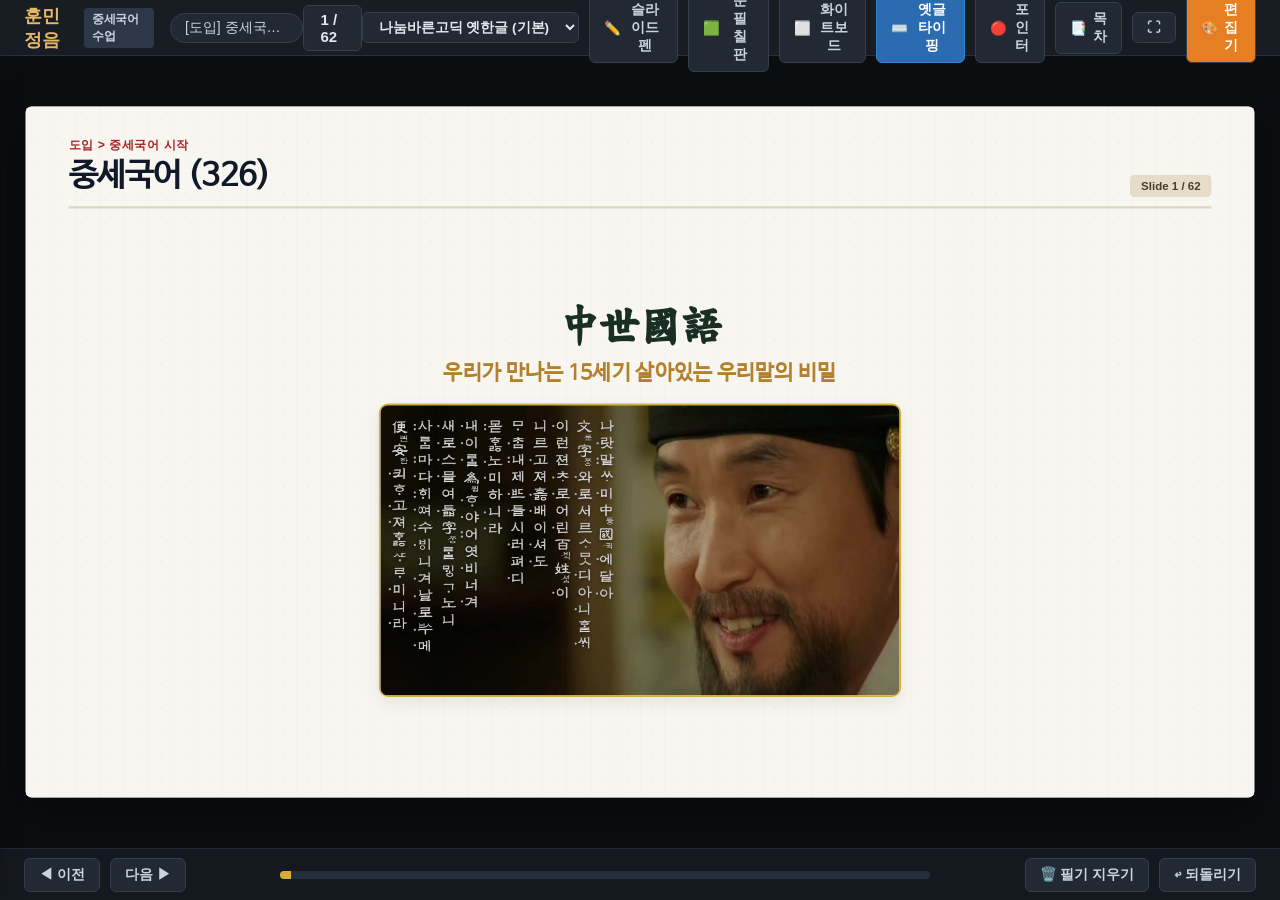
<file: slides.html>
<!DOCTYPE html>
<html lang="ko">
<head>
    <meta charset="UTF-8">
    <meta name="viewport" content="width=device-width, initial-scale=1.0, maximum-scale=1.0, user-scalable=no">
    <title>중세국어 수업 플랫폼 (수업용 플레이어)</title>
    <link rel="stylesheet" href="css/style.css">
</head>
<body class="font-nanum">
    <div id="app-container">
        <!-- 1. 상단 네비게이션 헤더 & 수업 도구 툴바 -->
        <header id="top-header">
            <div class="header-left">
                <div class="brand-title" onclick="SlideEngine.goToSlide(1)">
                    <span>훈민정음</span>
                    <span class="brand-badge">중세국어 수업</span>
                </div>
                <div class="section-indicator" id="current-section-text">[도입] 중세국어 시작</div>
            </div>

            <div class="header-center">
                <div class="slide-counter" id="slide-counter-display">1 / 62</div>
            </div>

            <div class="header-right">
                <!-- 폰트 선택기 (기본값: 나눔바른고딕 옛한글) -->
                <select id="font-selector" class="font-selector-select" title="옛한글 폰트 변경">
                    <option value="nanum" selected>나눔바른고딕 옛한글 (기본)</option>
                    <option value="batang">함초롬바탕</option>
                    <option value="hoonmin">한컴 훈민정음 가로쓰기</option>
                </select>

                <!-- 슬라이드 위 펜 모드 토글 -->
                <button id="btn-toggle-overlay-pen" class="btn-tool" onclick="WhiteboardEngine.toggleOverlayPen()" title="슬라이드 위에 직접 필기 (단축키: P)">
                    ✏️ <span>슬라이드 펜</span>
                </button>

                <!-- 칠판/화이트보드 열기 -->
                <button class="btn-tool" onclick="WhiteboardEngine.openFullscreenBoard('chalkboard')" title="초록 분필 칠판 열기 (단축키: B)">
                    🟩 <span>분필 칠판</span>
                </button>
                <button class="btn-tool" onclick="WhiteboardEngine.openFullscreenBoard('whiteboard')" title="화이트보드 열기 (단축키: W)">
                    ⬜ <span>화이트보드</span>
                </button>

                <!-- 두벌식 옛글 타이핑 모달 토글 -->
                <button class="btn-tool btn-primary-action" onclick="toggleYetTypingModal()" title="두벌식 옛글 입력기 열기 (단축키: T)">
                    ⌨️ <span>옛글 타이핑</span>
                </button>

                <!-- 레이저 포인터 -->
                <button id="btn-toggle-laser" class="btn-tool" onclick="SlideEngine.toggleLaser()" title="레이저 포인터 (단축키: L)">
                    🔴 <span>포인터</span>
                </button>

                <!-- 목차 열기 -->
                <button class="btn-tool" onclick="SlideEngine.toggleTOC()" title="전체 슬라이드 목차 (단축키: M)">
                    📑 <span>목차</span>
                </button>

                <!-- 전체화면 -->
                <button class="btn-tool" onclick="SlideEngine.toggleFullscreen()" title="전체화면 (F11)">
                    ⛶
                </button>

                <!-- 편집 스튜디오 열기 링크 -->
                <a href="editor.html" target="_blank" class="btn-tool" style="background: #e67e22; color: #fff; text-decoration: none;" title="파워포인트급 편집 스튜디오 열기">
                    🎨 <span>편집기</span>
                </a>
            </div>
        </header>

        <!-- 2. 메인 슬라이드 뷰포트 (16:9 반응형 스케일러) -->
        <main id="presentation-viewport">
            <div id="slide-canvas-scaler">
                <div class="slide-content-wrapper" id="slide-content-container">
                    <!-- 슬라이드 내용 동적 주입 -->
                </div>

                <!-- 슬라이드 위 투명 드로잉 캔버스 오버레이 -->
                <div id="whiteboard-overlay">
                    <canvas id="drawing-canvas"></canvas>
                </div>
            </div>

            <!-- 레이저 포인터 커서 점 -->
            <div id="laser-pointer-dot" style="position: fixed; width: 14px; height: 14px; background: #ff0055; border-radius: 50%; box-shadow: 0 0 12px #ff0055; pointer-events: none; display: none; z-index: 999; transform: translate(-50%, -50%);"></div>
        </main>

        <!-- 3. 하단 슬라이드 네비게이션 제어 바 -->
        <footer id="bottom-control-bar">
            <div class="nav-buttons-group">
                <button class="btn-tool" onclick="SlideEngine.prevSlide()" title="이전 슬라이드 (←, PageUp)">
                    ◀ 이전
                </button>
                <button class="btn-tool" onclick="SlideEngine.nextSlide()" title="다음 슬라이드 (→, Space, PageDown)">
                    다음 ▶
                </button>
            </div>

            <!-- 프로그레스 바 -->
            <div class="progress-bar-container" onclick="SlideEngine.toggleTOC()">
                <div class="progress-bar-fill" id="progress-bar-fill"></div>
            </div>

            <div class="nav-buttons-group">
                <button class="btn-tool" onclick="WhiteboardEngine.clearBoard('overlay')" title="슬라이드 위 필기 전체 지우기">
                    🗑️ 필기 지우기
                </button>
                <button class="btn-tool" onclick="WhiteboardEngine.undo('overlay')" title="필기 되돌리기 (Undo)">
                    ↩ 되돌리기
                </button>
            </div>
        </footer>

        <!-- 4. 전체화면 칠판/화이트보드 모달 -->
        <div id="fullscreen-board-modal">
            <div id="modal-board-container" class="board-container-chalkboard" style="width: 100%; height: 100%; position: relative;">
                <canvas id="modal-board-canvas" style="width: 100%; height: 100%; display: block; cursor: crosshair;"></canvas>

                <!-- 플로팅 분필/펜 툴바 -->
                <div id="board-toolbar">
                    <div class="tool-group">
                        <button class="btn-tool btn-tool-mode active" id="tool-pen" title="분필 / 펜">✏️ 분필</button>
                        <button class="btn-tool btn-tool-mode" id="tool-highlighter" title="형광펜 (반투명 강조)">🖍️ 형광펜</button>
                        <button class="btn-tool btn-tool-mode" id="tool-eraser" title="지우개">🧹 지우개</button>
                    </div>

                    <!-- 색상 팔레트 -->
                    <div class="tool-group">
                        <div class="color-dot selected" style="background: #f1c40f;" data-color="#f1c40f" title="노랑 분필"></div>
                        <div class="color-dot" style="background: #ffffff;" data-color="#ffffff" title="흰색 분필"></div>
                        <div class="color-dot" style="background: #e74c3c;" data-color="#e74c3c" title="빨강 분필"></div>
                        <div class="color-dot" style="background: #3498db;" data-color="#3498db" title="하늘색 분필"></div>
                        <div class="color-dot" style="background: #2ecc71;" data-color="#2ecc71" title="연두색 분필"></div>
                        <div class="color-dot" style="background: #e67e22;" data-color="#e67e22" title="주황색 분필"></div>
                    </div>

                    <div class="tool-group">
                        <button class="btn-tool" onclick="WhiteboardEngine.undo('modal')" title="되돌리기">↩ Undo</button>
                        <button class="btn-tool" onclick="WhiteboardEngine.clearBoard('modal')" title="전체 지우기">🗑️ Clear</button>
                        <button class="btn-tool" onclick="WhiteboardEngine.captureAndDownload()" title="판서 내용 PNG 다운로드">💾 판서 저장</button>
                        <button class="btn-tool" onclick="toggleYetTypingModal()" title="옛글 타이핑 열기">⌨️ 옛글</button>
                        <button class="btn-tool" onclick="WhiteboardEngine.closeFullscreenBoard()" style="background: #c0392b; color: #fff;" title="칠판 닫기 (Esc)">✕ 닫기</button>
                    </div>
                </div>
            </div>
        </div>

        <!-- 5. 두벌식 옛글 타이핑 & 가상 키보드 패널 -->
        <div id="yet-typing-modal">
            <div class="modal-header">
                <span>⌨️ 중세국어 두벌식 옛글 입력기</span>
                <span style="cursor: pointer; font-size: 20px;" onclick="closeYetTypingModal()">✕</span>
            </div>
            <div class="modal-body">
                <textarea id="yet-input-box" class="yet-input-field" placeholder="키보드로 두벌식 옛글을 타이핑하거나 아래 자모를 클릭하세요. (예: Shift+K = ㆍ, Shift+A = ㅿ, Shift+D = ㆁ, Shift+G = ㆆ, . = 거성 방점)"></textarea>
                
                <!-- 대형 글자 실시간 미리보기 -->
                <div style="background: #090c10; padding: 14px; border-radius: 8px; border: 1.5px solid #2d3748;">
                    <div style="font-size: 13px; color: #a0aec0; margin-bottom: 6px;">대형 글자 실시간 렌더링:</div>
                    <div id="yet-typing-preview" style="font-size: 38px; color: #e5b869; font-family: var(--font-primary); min-height: 54px; word-break: break-all; line-height: 1.6;">
                        입력 결과가 여기에 크게 표시됩니다.
                    </div>
                </div>

                <!-- 터치/클릭 가상 옛자모 빠른 입력 패드 -->
                <div>
                    <div style="font-size: 13.5px; color: #cbd5e1; margin-bottom: 6px; font-weight: 600;">빠른 옛자모 입력:</div>
                    <div class="quick-jamo-pad">
                        <button class="btn-jamo" onclick="YetHangulIME.insertText('ㆍ')">ㆍ</button>
                        <button class="btn-jamo" onclick="YetHangulIME.insertText('ᆢ')">ᆢ</button>
                        <button class="btn-jamo" onclick="YetHangulIME.insertText('ㅿ')">ㅿ</button>
                        <button class="btn-jamo" onclick="YetHangulIME.insertText('ㆁ')">ㆁ</button>
                        <button class="btn-jamo" onclick="YetHangulIME.insertText('ㆆ')">ㆆ</button>
                        <button class="btn-jamo" onclick="YetHangulIME.insertText('ㅸ')">ㅸ</button>
                        <button class="btn-jamo" onclick="YetHangulIME.insertText('ㅄ')">ㅄ</button>
                        <button class="btn-jamo" onclick="YetHangulIME.insertText('ㅳ')">ㅳ</button>
                        <button class="btn-jamo" onclick="YetHangulIME.insertText('ᄡ')">ᄡ</button>
                        <button class="btn-jamo" onclick="YetHangulIME.insertText('ᄢ')">ᄢ</button>
                        <button class="btn-jamo" onclick="YetHangulIME.insertText('ᅇ')">ᅇ</button>
                        <button class="btn-jamo" onclick="YetHangulIME.insertText('ᆡ')">ᆡ</button>
                        <button class="btn-jamo" onclick="YetHangulIME.insertText('\u302E')">· (거성)</button>
                        <button class="btn-jamo" onclick="YetHangulIME.insertText('\u302F')">·· (상성)</button>
                        <button class="btn-jamo" onclick="YetHangulIME.insertText('ㆅ')">ㆅ</button>
                        <button class="btn-jamo" onclick="YetHangulIME.insertText('ᄛ')">ᄛ</button>
                    </div>
                </div>

                <!-- 하단 액션 버튼 -->
                <div style="display: flex; gap: 8px; justify-content: flex-end; margin-top: 6px;">
                    
                
                <button class="btn-tool" style="background: #2b6cb0; color: #fff; font-weight: 700;" onclick="YetHangulIME.convertInputToNFC()" title="표준 완성형 (NFC)">
                    🔄 표준 완성형 (NFC)
                </button>
                <button class="btn-tool" style="background: #5b21b6; color: #fff;" onclick="YetHangulIME.convertInputToNFD()" title="순수 조합형 (NFD)">
                    🔀 조합형 분해 (NFD)
                </button>
                <button class="btn-tool btn-primary-action" onclick="copyYetText()">📋 텍스트 복사</button>


                    <button class="btn-tool" onclick="YetHangulIME.reset()">지우기</button>
                </div>
            </div>
        </div>

        <!-- 6. 목차 사이드바 서랍 (TOC Drawer) -->
        <aside id="toc-drawer">
            <div class="toc-header">
                <span>📑 전체 슬라이드 목차 (62)</span>
                <button class="btn-tool" onclick="SlideEngine.toggleTOC()">✕</button>
            </div>
            <div class="toc-list-container" id="toc-list-items">
                <!-- 목차 항목 동적 주입 -->
            </div>
        </aside>

        <!-- 7. 인터랙티브 문법 설명 팝업 모달 -->
        <div id="interactive-popup">
            <div class="popup-title">
                <span id="popup-title-text">문법 개념</span>
                <span style="cursor: pointer; margin-left: auto; font-size: 22px;" onclick="hideGrammarModal()">✕</span>
            </div>
            <div class="popup-body" id="popup-body-text">
                해설 내용
            </div>
        </div>
    </div>

    <!-- 스크립트 로드 -->
    <script src="js/slides-data.js"></script>
    <script src="js/yet-hangul-ime.js"></script>
    <script src="js/whiteboard.js"></script>
    <script src="js/slide-engine.js"></script>
    <script>
        document.addEventListener('DOMContentLoaded', () => {
            SlideEngine.init();
            WhiteboardEngine.init();
            
            const inputBox = document.getElementById('yet-input-box');
            if (inputBox) {
                YetHangulIME.bindInput(inputBox);
            }
        });
    </script>
</body>
</html>
</file>
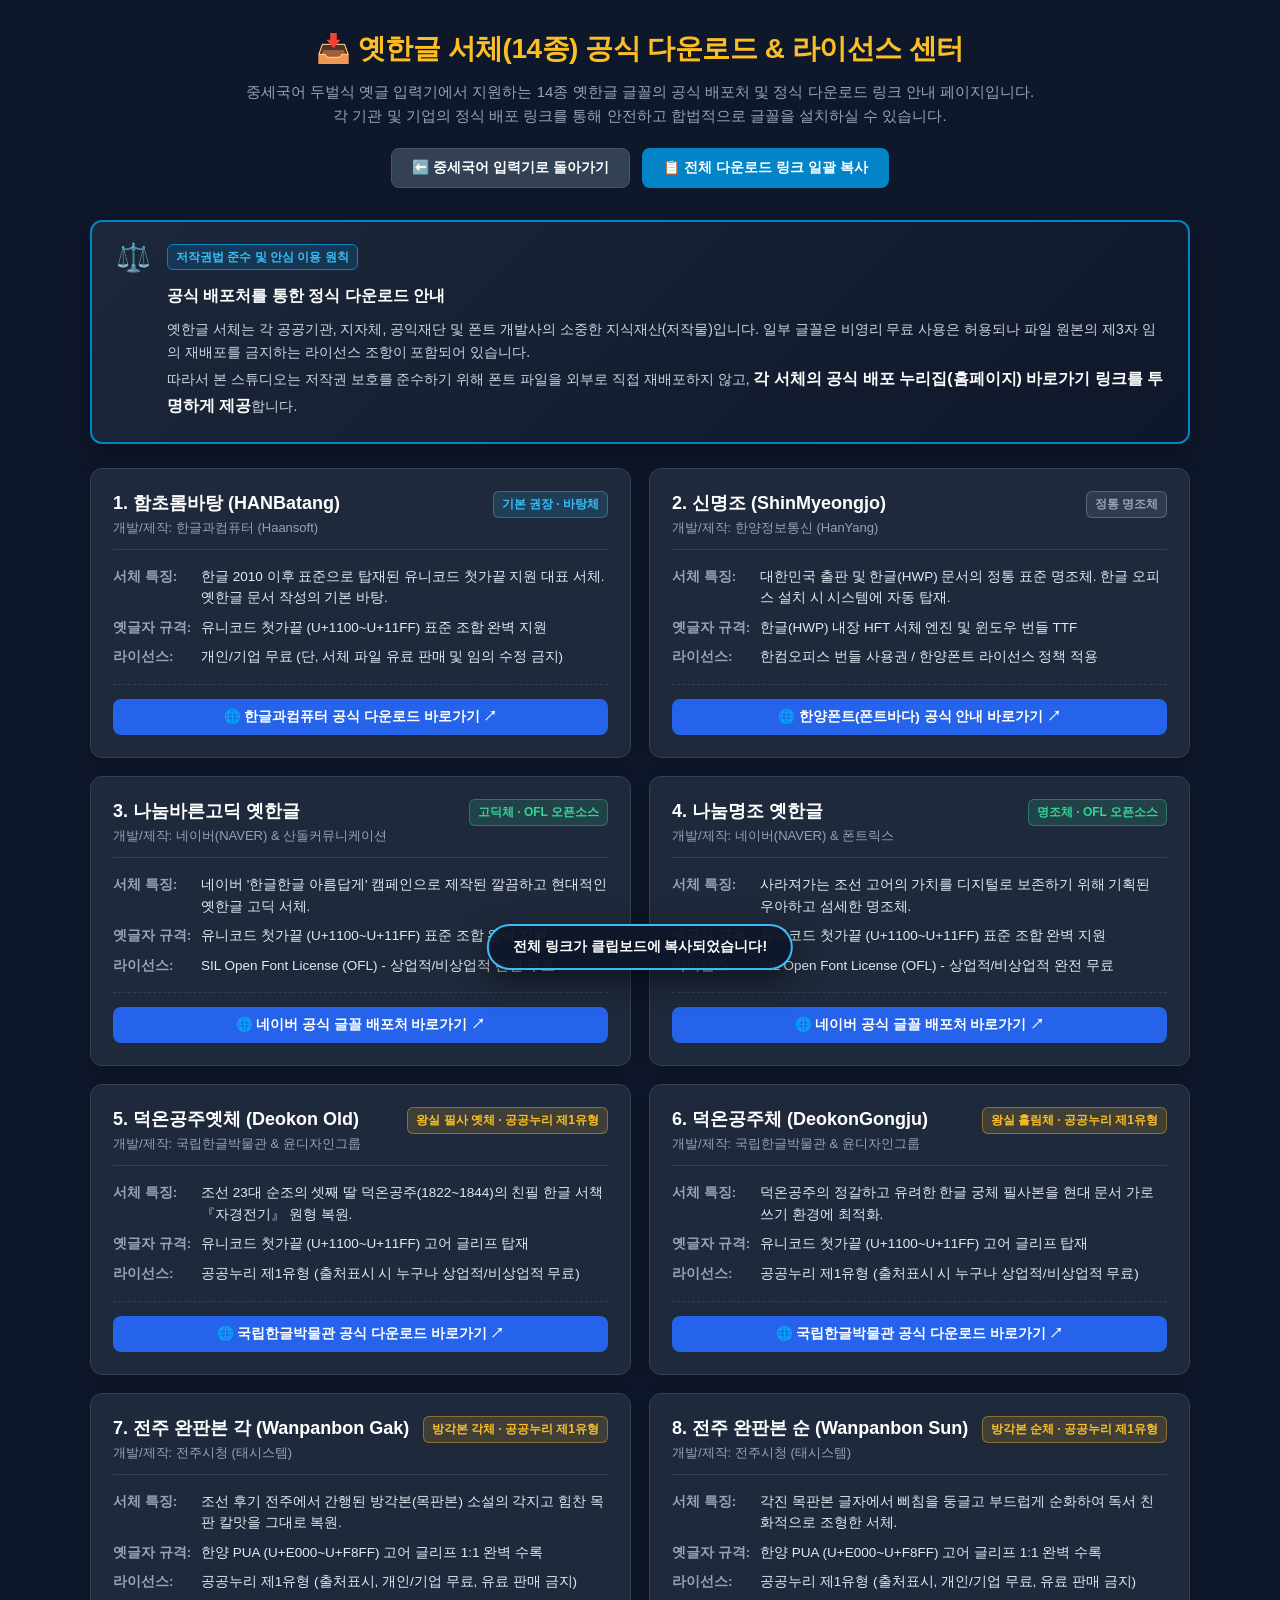
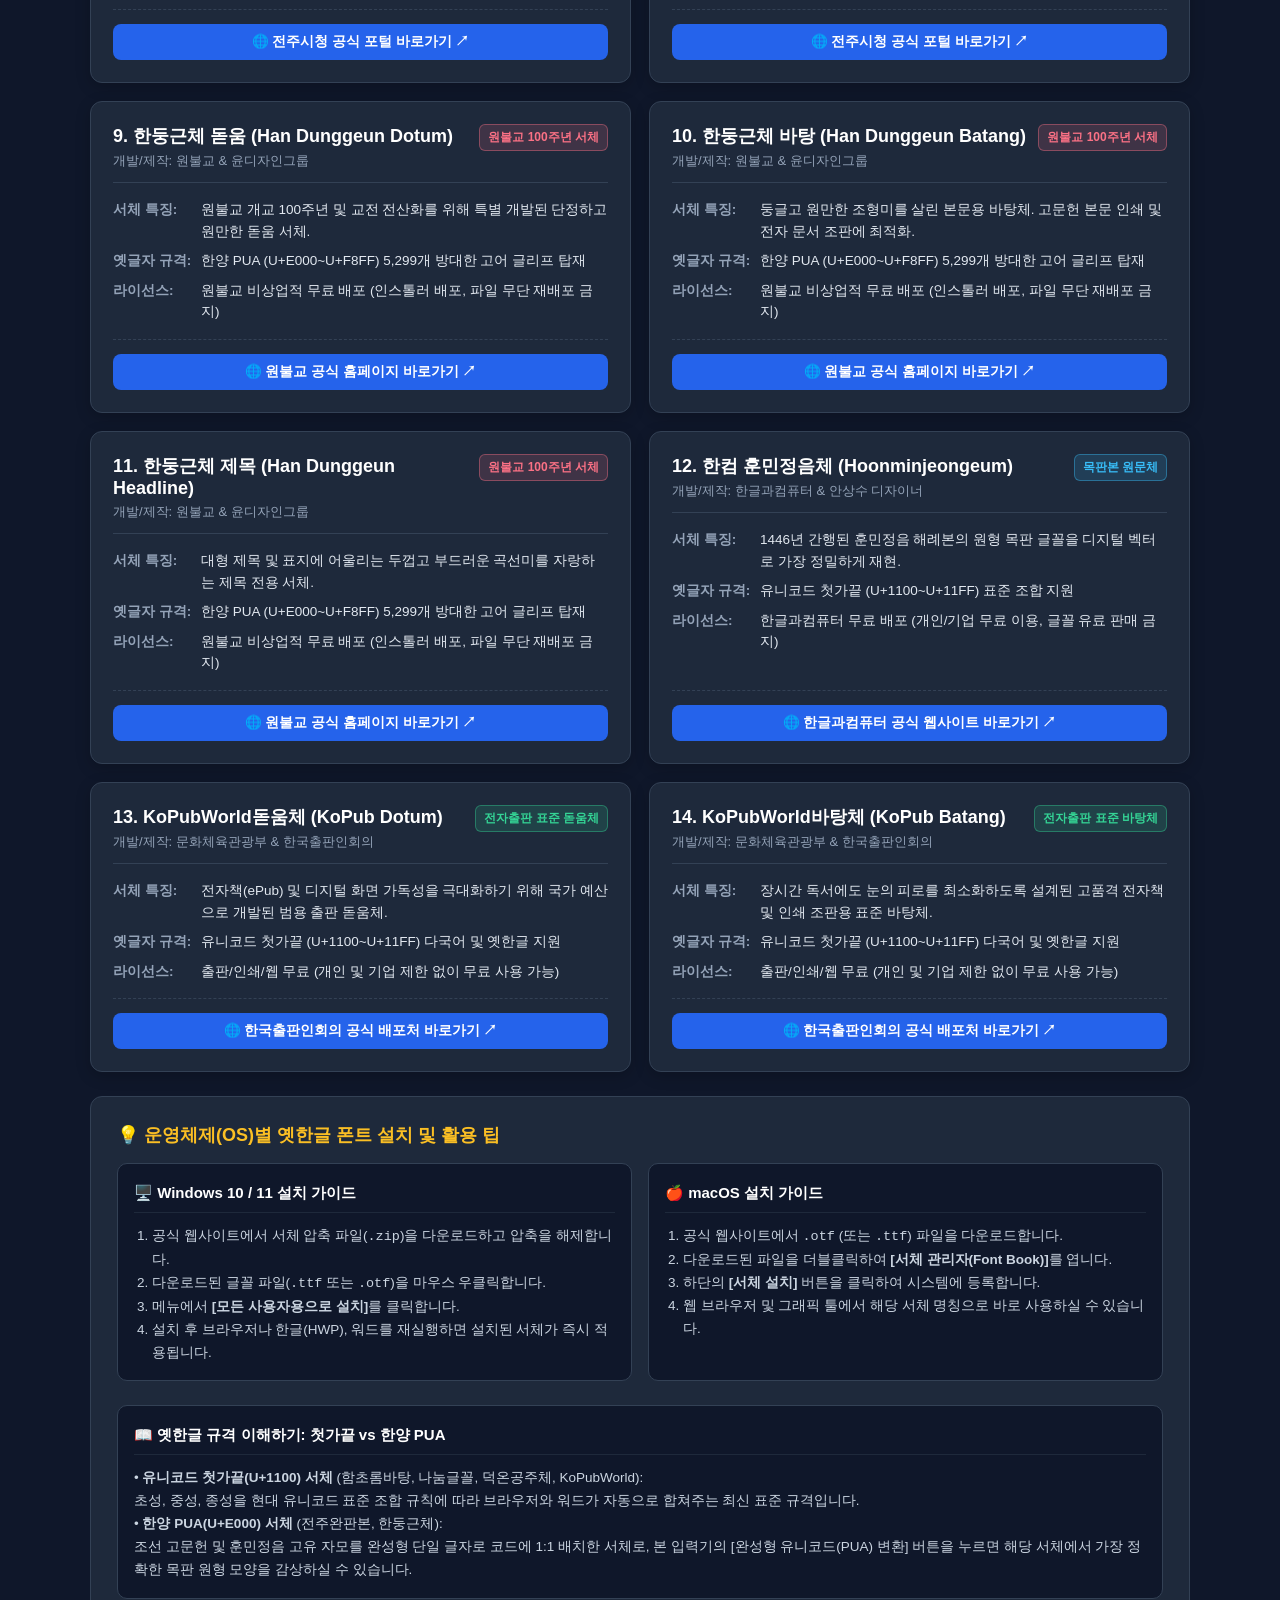
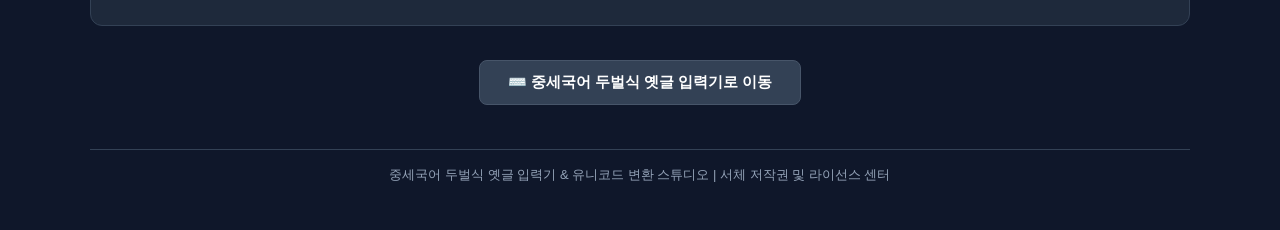
<file: 폰트다운로드.html>
<!DOCTYPE html>
<html lang="ko">
<head>
    <meta charset="UTF-8">
    <meta name="viewport" content="width=device-width, initial-scale=1.0">
    <title>옛한글 서체(14종) 공식 다운로드 & 저작권 라이선스 안내</title>
    <style>
        :root {
            --bg-color: #0f172a;
            --card-bg: #1e293b;
            --border-color: #334155;
            --accent-blue: #38bdf8;
            --accent-amber: #fbbf24;
            --accent-green: #34d495;
            --accent-rose: #fb7185;
            --text-main: #f8fafc;
            --text-sub: #94a3b8;
            --btn-bg: #2563eb;
            --btn-hover: #1d4ed8;
        }

        * { box-sizing: border-box; margin: 0; padding: 0; }

        body {
            background-color: var(--bg-color);
            color: var(--text-main);
            font-family: -apple-system, BlinkMacSystemFont, "Segoe UI", Roboto, "Malgun Gothic", sans-serif;
            min-height: 100vh;
            padding: 30px 20px;
            display: flex;
            flex-direction: column;
            align-items: center;
        }

        .container {
            width: 100%;
            max-width: 1100px;
            display: flex;
            flex-direction: column;
            gap: 24px;
        }

        /* 헤더 */
        .header {
            text-align: center;
            display: flex;
            flex-direction: column;
            align-items: center;
            gap: 12px;
            margin-bottom: 8px;
        }

        .header h1 {
            font-size: 28px;
            font-weight: 800;
            color: var(--accent-amber);
            display: flex;
            align-items: center;
            justify-content: center;
            gap: 12px;
            letter-spacing: -0.5px;
        }

        .header-desc {
            font-size: 15px;
            color: var(--text-sub);
            max-width: 800px;
            line-height: 1.6;
        }

        .nav-actions {
            display: flex;
            gap: 12px;
            margin-top: 8px;
            flex-wrap: wrap;
            justify-content: center;
        }

        .btn {
            display: inline-flex;
            align-items: center;
            gap: 8px;
            padding: 10px 20px;
            border-radius: 8px;
            font-size: 14px;
            font-weight: 600;
            text-decoration: none;
            cursor: pointer;
            transition: all 0.15s ease;
            border: 1px solid transparent;
        }
        .btn-back {
            background-color: #334155;
            color: #ffffff;
            border-color: #475569;
        }
        .btn-back:hover {
            background-color: #475569;
            transform: translateY(-1px);
        }
        .btn-copy-all {
            background-color: #0284c7;
            color: #ffffff;
        }
        .btn-copy-all:hover {
            background-color: #0369a1;
            transform: translateY(-1px);
        }

        /* 중요 공지 카드 */
        .notice-card {
            background: linear-gradient(135deg, rgba(30, 41, 59, 0.9) 0%, rgba(15, 23, 42, 0.9) 100%);
            border: 2px solid #0284c7;
            border-radius: 12px;
            padding: 22px 24px;
            box-shadow: 0 10px 25px rgba(0,0,0,0.3);
            display: flex;
            gap: 16px;
            align-items: flex-start;
        }
        .notice-icon {
            font-size: 28px;
            line-height: 1;
        }
        .notice-content {
            display: flex;
            flex-direction: column;
            gap: 8px;
            font-size: 14px;
            line-height: 1.7;
            color: #cbd5e1;
        }
        .notice-content strong {
            color: #ffffff;
            font-size: 16px;
        }
        .notice-badge {
            display: inline-block;
            background: rgba(2, 132, 199, 0.2);
            color: var(--accent-blue);
            border: 1px solid #0284c7;
            border-radius: 6px;
            padding: 2px 8px;
            font-size: 12px;
            font-weight: 700;
            margin-bottom: 4px;
            width: fit-content;
        }

        /* 폰트 카드 그리드 */
        .font-grid {
            display: grid;
            grid-template-columns: repeat(2, 1fr);
            gap: 18px;
        }
        @media (max-width: 820px) {
            .font-grid { grid-template-columns: 1fr; }
        }

        .font-card {
            background: var(--card-bg);
            border: 1px solid var(--border-color);
            border-radius: 12px;
            padding: 22px;
            display: flex;
            flex-direction: column;
            justify-content: space-between;
            gap: 16px;
            transition: all 0.2s ease;
            box-shadow: 0 4px 15px rgba(0,0,0,0.2);
        }
        .font-card:hover {
            border-color: var(--accent-blue);
            transform: translateY(-2px);
            box-shadow: 0 8px 25px rgba(56, 189, 248, 0.15);
        }

        .font-card-header {
            display: flex;
            justify-content: space-between;
            align-items: flex-start;
            border-bottom: 1px solid var(--border-color);
            padding-bottom: 12px;
            gap: 10px;
        }
        .font-title-wrap {
            display: flex;
            flex-direction: column;
            gap: 4px;
        }
        .font-num-title {
            font-size: 18px;
            font-weight: 700;
            color: #ffffff;
        }
        .font-org {
            font-size: 13px;
            color: var(--text-sub);
        }
        .font-tag {
            padding: 4px 8px;
            border-radius: 6px;
            font-size: 12px;
            font-weight: 700;
            white-space: nowrap;
        }
        .tag-blue { background: rgba(56, 189, 248, 0.15); color: var(--accent-blue); border: 1px solid rgba(56, 189, 248, 0.4); }
        .tag-amber { background: rgba(251, 191, 36, 0.15); color: var(--accent-amber); border: 1px solid rgba(251, 191, 36, 0.4); }
        .tag-green { background: rgba(52, 211, 149, 0.15); color: var(--accent-green); border: 1px solid rgba(52, 211, 149, 0.4); }
        .tag-rose { background: rgba(251, 113, 133, 0.15); color: var(--accent-rose); border: 1px solid rgba(251, 113, 133, 0.4); }
        .tag-gray { background: rgba(148, 163, 184, 0.15); color: var(--text-sub); border: 1px solid rgba(148, 163, 184, 0.4); }

        .font-info-list {
            display: flex;
            flex-direction: column;
            gap: 8px;
            font-size: 13.5px;
            line-height: 1.6;
        }
        .info-row {
            display: flex;
            align-items: baseline;
            gap: 8px;
        }
        .info-label {
            color: #94a3b8;
            font-weight: 600;
            min-width: 80px;
        }
        .info-val {
            color: #e2e8f0;
            word-break: break-word;
        }

        .font-action {
            margin-top: auto;
            padding-top: 14px;
            border-top: 1px dashed var(--border-color);
            display: flex;
            justify-content: space-between;
            align-items: center;
            gap: 10px;
        }
        .btn-download {
            display: inline-flex;
            align-items: center;
            justify-content: center;
            gap: 6px;
            background: #2563eb;
            color: #ffffff;
            padding: 9px 16px;
            border-radius: 8px;
            font-size: 13.5px;
            font-weight: 600;
            text-decoration: none;
            transition: all 0.15s ease;
            width: 100%;
        }
        .btn-download:hover {
            background: #1d4ed8;
            transform: translateY(-1px);
            box-shadow: 0 4px 12px rgba(37, 99, 235, 0.4);
        }

        /* 설치 및 활용 가이드 카드 */
        .guide-card {
            background: var(--card-bg);
            border: 1px solid var(--border-color);
            border-radius: 12px;
            padding: 26px;
            display: flex;
            flex-direction: column;
            gap: 16px;
        }
        .guide-title {
            font-size: 18px;
            font-weight: 700;
            color: var(--accent-amber);
            display: flex;
            align-items: center;
            gap: 8px;
        }
        .guide-grid {
            display: grid;
            grid-template-columns: repeat(2, 1fr);
            gap: 16px;
        }
        @media (max-width: 768px) {
            .guide-grid { grid-template-columns: 1fr; }
        }
        .guide-box {
            background: #0f172a;
            border: 1px solid var(--border-color);
            border-radius: 10px;
            padding: 16px;
            display: flex;
            flex-direction: column;
            gap: 8px;
            font-size: 13.5px;
            line-height: 1.7;
            color: #cbd5e1;
        }
        .guide-box h4 {
            color: #ffffff;
            font-size: 15px;
            border-bottom: 1px solid #1e293b;
            padding-bottom: 6px;
            margin-bottom: 4px;
        }
        .guide-box ol {
            padding-left: 18px;
        }

        /* 토스트 메시지 */
        .toast {
            position: fixed;
            bottom: 30px;
            left: 50%;
            transform: translateX(-50%) translateY(100px);
            background: rgba(15, 23, 42, 0.95);
            border: 2px solid var(--accent-blue);
            color: #ffffff;
            padding: 12px 24px;
            border-radius: 50px;
            font-size: 14px;
            font-weight: 600;
            box-shadow: 0 10px 30px rgba(0,0,0,0.5);
            transition: transform 0.3s cubic-bezier(0.18, 0.89, 0.32, 1.28);
            z-index: 10000;
            pointer-events: none;
        }
        .toast.show {
            transform: translateX(-50%) translateY(0);
        }

        /* 푸터 */
        .footer {
            text-align: center;
            font-size: 13px;
            color: var(--text-sub);
            margin-top: 10px;
            padding: 16px 0;
            border-top: 1px solid var(--border-color);
        }
    </style>
</head>
<body>
    <div class="container">
        <!-- 헤더 -->
        <header class="header">
            <h1>📥 옛한글 서체(14종) 공식 다운로드 & 라이선스 센터</h1>
            <p class="header-desc">
                중세국어 두벌식 옛글 입력기에서 지원하는 14종 옛한글 글꼴의 공식 배포처 및 정식 다운로드 링크 안내 페이지입니다.
                각 기관 및 기업의 정식 배포 링크를 통해 안전하고 합법적으로 글꼴을 설치하실 수 있습니다.
            </p>
            <div class="nav-actions">
                <a href="./중세국어 입력기.html" class="btn btn-back">⬅️ 중세국어 입력기로 돌아가기</a>
                <button class="btn btn-copy-all" onclick="copyAllDownloadLinks()">📋 전체 다운로드 링크 일괄 복사</button>
            </div>
        </header>

        <!-- 저작권 준수 성명 안내 -->
        <div class="notice-card">
            <div class="notice-icon">⚖️</div>
            <div class="notice-content">
                <span class="notice-badge">저작권법 준수 및 안심 이용 원칙</span>
                <strong>공식 배포처를 통한 정식 다운로드 안내</strong>
                <p>
                    옛한글 서체는 각 공공기관, 지자체, 공익재단 및 폰트 개발사의 소중한 지식재산(저작물)입니다.
                    일부 글꼴은 비영리 무료 사용은 허용되나 파일 원본의 제3자 임의 재배포를 금지하는 라이선스 조항이 포함되어 있습니다.<br>
                    따라서 본 스튜디오는 저작권 보호를 준수하기 위해 폰트 파일을 외부로 직접 재배포하지 않고, 
                    <strong>각 서체의 공식 배포 누리집(홈페이지) 바로가기 링크를 투명하게 제공</strong>합니다.
                </p>
            </div>
        </div>

        <!-- 14종 서체 카드 그리드 (입력기 갤러리와 100% 동일 순서) -->
        <main class="font-grid">
            <!-- 1. 함초롬바탕 -->
            <article class="font-card">
                <div class="font-card-header">
                    <div class="font-title-wrap">
                        <h2 class="font-num-title">1. 함초롬바탕 (HANBatang)</h2>
                        <span class="font-org">개발/제작: 한글과컴퓨터 (Haansoft)</span>
                    </div>
                    <span class="font-tag tag-blue">기본 권장 · 바탕체</span>
                </div>
                <div class="font-info-list">
                    <div class="info-row">
                        <span class="info-label">서체 특징:</span>
                        <span class="info-val">한글 2010 이후 표준으로 탑재된 유니코드 첫가끝 지원 대표 서체. 옛한글 문서 작성의 기본 바탕.</span>
                    </div>
                    <div class="info-row">
                        <span class="info-label">옛글자 규격:</span>
                        <span class="info-val">유니코드 첫가끝 (U+1100~U+11FF) 표준 조합 완벽 지원</span>
                    </div>
                    <div class="info-row">
                        <span class="info-label">라이선스:</span>
                        <span class="info-val">개인/기업 무료 (단, 서체 파일 유료 판매 및 임의 수정 금지)</span>
                    </div>
                </div>
                <div class="font-action">
                    <a href="https://www.hancom.com/cs_center/csDownload.do" target="_blank" rel="noopener noreferrer" class="btn-download">
                        🌐 한글과컴퓨터 공식 다운로드 바로가기 ↗
                    </a>
                </div>
            </article>

            <!-- 2. 신명조 -->
            <article class="font-card">
                <div class="font-card-header">
                    <div class="font-title-wrap">
                        <h2 class="font-num-title">2. 신명조 (ShinMyeongjo)</h2>
                        <span class="font-org">개발/제작: 한양정보통신 (HanYang)</span>
                    </div>
                    <span class="font-tag tag-gray">정통 명조체</span>
                </div>
                <div class="font-info-list">
                    <div class="info-row">
                        <span class="info-label">서체 특징:</span>
                        <span class="info-val">대한민국 출판 및 한글(HWP) 문서의 정통 표준 명조체. 한글 오피스 설치 시 시스템에 자동 탑재.</span>
                    </div>
                    <div class="info-row">
                        <span class="info-label">옛글자 규격:</span>
                        <span class="info-val">한글(HWP) 내장 HFT 서체 엔진 및 윈도우 번들 TTF</span>
                    </div>
                    <div class="info-row">
                        <span class="info-label">라이선스:</span>
                        <span class="info-val">한컴오피스 번들 사용권 / 한양폰트 라이선스 정책 적용</span>
                    </div>
                </div>
                <div class="font-action">
                    <a href="https://www.fontbada.co.kr/" target="_blank" rel="noopener noreferrer" class="btn-download">
                        🌐 한양폰트(폰트바다) 공식 안내 바로가기 ↗
                    </a>
                </div>
            </article>

            <!-- 3. 나눔바른고딕 옛한글 -->
            <article class="font-card">
                <div class="font-card-header">
                    <div class="font-title-wrap">
                        <h2 class="font-num-title">3. 나눔바른고딕 옛한글</h2>
                        <span class="font-org">개발/제작: 네이버(NAVER) & 산돌커뮤니케이션</span>
                    </div>
                    <span class="font-tag tag-green">고딕체 · OFL 오픈소스</span>
                </div>
                <div class="font-info-list">
                    <div class="info-row">
                        <span class="info-label">서체 특징:</span>
                        <span class="info-val">네이버 '한글한글 아름답게' 캠페인으로 제작된 깔끔하고 현대적인 옛한글 고딕 서체.</span>
                    </div>
                    <div class="info-row">
                        <span class="info-label">옛글자 규격:</span>
                        <span class="info-val">유니코드 첫가끝 (U+1100~U+11FF) 표준 조합 완벽 지원</span>
                    </div>
                    <div class="info-row">
                        <span class="info-label">라이선스:</span>
                        <span class="info-val">SIL Open Font License (OFL) - 상업적/비상업적 완전 무료</span>
                    </div>
                </div>
                <div class="font-action">
                    <a href="https://hangeul.naver.com/font" target="_blank" rel="noopener noreferrer" class="btn-download">
                        🌐 네이버 공식 글꼴 배포처 바로가기 ↗
                    </a>
                </div>
            </article>

            <!-- 4. 나눔명조 옛한글 -->
            <article class="font-card">
                <div class="font-card-header">
                    <div class="font-title-wrap">
                        <h2 class="font-num-title">4. 나눔명조 옛한글</h2>
                        <span class="font-org">개발/제작: 네이버(NAVER) & 폰트릭스</span>
                    </div>
                    <span class="font-tag tag-green">명조체 · OFL 오픈소스</span>
                </div>
                <div class="font-info-list">
                    <div class="info-row">
                        <span class="info-label">서체 특징:</span>
                        <span class="info-val">사라져가는 조선 고어의 가치를 디지털로 보존하기 위해 기획된 우아하고 섬세한 명조체.</span>
                    </div>
                    <div class="info-row">
                        <span class="info-label">옛글자 규격:</span>
                        <span class="info-val">유니코드 첫가끝 (U+1100~U+11FF) 표준 조합 완벽 지원</span>
                    </div>
                    <div class="info-row">
                        <span class="info-label">라이선스:</span>
                        <span class="info-val">SIL Open Font License (OFL) - 상업적/비상업적 완전 무료</span>
                    </div>
                </div>
                <div class="font-action">
                    <a href="https://hangeul.naver.com/font" target="_blank" rel="noopener noreferrer" class="btn-download">
                        🌐 네이버 공식 글꼴 배포처 바로가기 ↗
                    </a>
                </div>
            </article>

            <!-- 5. 덕온공주옛체 -->
            <article class="font-card">
                <div class="font-card-header">
                    <div class="font-title-wrap">
                        <h2 class="font-num-title">5. 덕온공주옛체 (Deokon Old)</h2>
                        <span class="font-org">개발/제작: 국립한글박물관 & 윤디자인그룹</span>
                    </div>
                    <span class="font-tag tag-amber">왕실 필사 옛체 · 공공누리 제1유형</span>
                </div>
                <div class="font-info-list">
                    <div class="info-row">
                        <span class="info-label">서체 특징:</span>
                        <span class="info-val">조선 23대 순조의 셋째 딸 덕온공주(1822~1844)의 친필 한글 서책 『자경전기』 원형 복원.</span>
                    </div>
                    <div class="info-row">
                        <span class="info-label">옛글자 규격:</span>
                        <span class="info-val">유니코드 첫가끝 (U+1100~U+11FF) 고어 글리프 탑재</span>
                    </div>
                    <div class="info-row">
                        <span class="info-label">라이선스:</span>
                        <span class="info-val">공공누리 제1유형 (출처표시 시 누구나 상업적/비상업적 무료)</span>
                    </div>
                </div>
                <div class="font-action">
                    <a href="https://hanfont.hangeul.go.kr/relaxfont/font/deokon.do" target="_blank" rel="noopener noreferrer" class="btn-download">
                        🌐 국립한글박물관 공식 다운로드 바로가기 ↗
                    </a>
                </div>
            </article>

            <!-- 6. 덕온공주체 -->
            <article class="font-card">
                <div class="font-card-header">
                    <div class="font-title-wrap">
                        <h2 class="font-num-title">6. 덕온공주체 (DeokonGongju)</h2>
                        <span class="font-org">개발/제작: 국립한글박물관 & 윤디자인그룹</span>
                    </div>
                    <span class="font-tag tag-amber">왕실 흘림체 · 공공누리 제1유형</span>
                </div>
                <div class="font-info-list">
                    <div class="info-row">
                        <span class="info-label">서체 특징:</span>
                        <span class="info-val">덕온공주의 정갈하고 유려한 한글 궁체 필사본을 현대 문서 가로쓰기 환경에 최적화.</span>
                    </div>
                    <div class="info-row">
                        <span class="info-label">옛글자 규격:</span>
                        <span class="info-val">유니코드 첫가끝 (U+1100~U+11FF) 고어 글리프 탑재</span>
                    </div>
                    <div class="info-row">
                        <span class="info-label">라이선스:</span>
                        <span class="info-val">공공누리 제1유형 (출처표시 시 누구나 상업적/비상업적 무료)</span>
                    </div>
                </div>
                <div class="font-action">
                    <a href="https://hanfont.hangeul.go.kr/relaxfont/font/deokon.do" target="_blank" rel="noopener noreferrer" class="btn-download">
                        🌐 국립한글박물관 공식 다운로드 바로가기 ↗
                    </a>
                </div>
            </article>

            <!-- 7. 전주 완판본 각 -->
            <article class="font-card">
                <div class="font-card-header">
                    <div class="font-title-wrap">
                        <h2 class="font-num-title">7. 전주 완판본 각 (Wanpanbon Gak)</h2>
                        <span class="font-org">개발/제작: 전주시청 (태시스템)</span>
                    </div>
                    <span class="font-tag tag-amber">방각본 각체 · 공공누리 제1유형</span>
                </div>
                <div class="font-info-list">
                    <div class="info-row">
                        <span class="info-label">서체 특징:</span>
                        <span class="info-val">조선 후기 전주에서 간행된 방각본(목판본) 소설의 각지고 힘찬 목판 칼맛을 그대로 복원.</span>
                    </div>
                    <div class="info-row">
                        <span class="info-label">옛글자 규격:</span>
                        <span class="info-val">한양 PUA (U+E000~U+F8FF) 고어 글리프 1:1 완벽 수록</span>
                    </div>
                    <div class="info-row">
                        <span class="info-label">라이선스:</span>
                        <span class="info-val">공공누리 제1유형 (출처표시, 개인/기업 무료, 유료 판매 금지)</span>
                    </div>
                </div>
                <div class="font-action">
                    <a href="https://www.jeonju.go.kr" target="_blank" rel="noopener noreferrer" class="btn-download">
                        🌐 전주시청 공식 포털 바로가기 ↗
                    </a>
                </div>
            </article>

            <!-- 8. 전주 완판본 순 -->
            <article class="font-card">
                <div class="font-card-header">
                    <div class="font-title-wrap">
                        <h2 class="font-num-title">8. 전주 완판본 순 (Wanpanbon Sun)</h2>
                        <span class="font-org">개발/제작: 전주시청 (태시스템)</span>
                    </div>
                    <span class="font-tag tag-amber">방각본 순체 · 공공누리 제1유형</span>
                </div>
                <div class="font-info-list">
                    <div class="info-row">
                        <span class="info-label">서체 특징:</span>
                        <span class="info-val">각진 목판본 글자에서 삐침을 둥글고 부드럽게 순화하여 독서 친화적으로 조형한 서체.</span>
                    </div>
                    <div class="info-row">
                        <span class="info-label">옛글자 규격:</span>
                        <span class="info-val">한양 PUA (U+E000~U+F8FF) 고어 글리프 1:1 완벽 수록</span>
                    </div>
                    <div class="info-row">
                        <span class="info-label">라이선스:</span>
                        <span class="info-val">공공누리 제1유형 (출처표시, 개인/기업 무료, 유료 판매 금지)</span>
                    </div>
                </div>
                <div class="font-action">
                    <a href="https://www.jeonju.go.kr" target="_blank" rel="noopener noreferrer" class="btn-download">
                        🌐 전주시청 공식 포털 바로가기 ↗
                    </a>
                </div>
            </article>

            <!-- 9. 한둥근체 돋움 -->
            <article class="font-card">
                <div class="font-card-header">
                    <div class="font-title-wrap">
                        <h2 class="font-num-title">9. 한둥근체 돋움 (Han Dunggeun Dotum)</h2>
                        <span class="font-org">개발/제작: 원불교 & 윤디자인그룹</span>
                    </div>
                    <span class="font-tag tag-rose">원불교 100주년 서체</span>
                </div>
                <div class="font-info-list">
                    <div class="info-row">
                        <span class="info-label">서체 특징:</span>
                        <span class="info-val">원불교 개교 100주년 및 교전 전산화를 위해 특별 개발된 단정하고 원만한 돋움 서체.</span>
                    </div>
                    <div class="info-row">
                        <span class="info-label">옛글자 규격:</span>
                        <span class="info-val">한양 PUA (U+E000~U+F8FF) 5,299개 방대한 고어 글리프 탑재</span>
                    </div>
                    <div class="info-row">
                        <span class="info-label">라이선스:</span>
                        <span class="info-val">원불교 비상업적 무료 배포 (인스톨러 배포, 파일 무단 재배포 금지)</span>
                    </div>
                </div>
                <div class="font-action">
                    <a href="https://won.or.kr" target="_blank" rel="noopener noreferrer" class="btn-download">
                        🌐 원불교 공식 홈페이지 바로가기 ↗
                    </a>
                </div>
            </article>

            <!-- 10. 한둥근체 바탕 -->
            <article class="font-card">
                <div class="font-card-header">
                    <div class="font-title-wrap">
                        <h2 class="font-num-title">10. 한둥근체 바탕 (Han Dunggeun Batang)</h2>
                        <span class="font-org">개발/제작: 원불교 & 윤디자인그룹</span>
                    </div>
                    <span class="font-tag tag-rose">원불교 100주년 서체</span>
                </div>
                <div class="font-info-list">
                    <div class="info-row">
                        <span class="info-label">서체 특징:</span>
                        <span class="info-val">둥글고 원만한 조형미를 살린 본문용 바탕체. 고문헌 본문 인쇄 및 전자 문서 조판에 최적화.</span>
                    </div>
                    <div class="info-row">
                        <span class="info-label">옛글자 규격:</span>
                        <span class="info-val">한양 PUA (U+E000~U+F8FF) 5,299개 방대한 고어 글리프 탑재</span>
                    </div>
                    <div class="info-row">
                        <span class="info-label">라이선스:</span>
                        <span class="info-val">원불교 비상업적 무료 배포 (인스톨러 배포, 파일 무단 재배포 금지)</span>
                    </div>
                </div>
                <div class="font-action">
                    <a href="https://won.or.kr" target="_blank" rel="noopener noreferrer" class="btn-download">
                        🌐 원불교 공식 홈페이지 바로가기 ↗
                    </a>
                </div>
            </article>

            <!-- 11. 한둥근체 제목 -->
            <article class="font-card">
                <div class="font-card-header">
                    <div class="font-title-wrap">
                        <h2 class="font-num-title">11. 한둥근체 제목 (Han Dunggeun Headline)</h2>
                        <span class="font-org">개발/제작: 원불교 & 윤디자인그룹</span>
                    </div>
                    <span class="font-tag tag-rose">원불교 100주년 서체</span>
                </div>
                <div class="font-info-list">
                    <div class="info-row">
                        <span class="info-label">서체 특징:</span>
                        <span class="info-val">대형 제목 및 표지에 어울리는 두껍고 부드러운 곡선미를 자랑하는 제목 전용 서체.</span>
                    </div>
                    <div class="info-row">
                        <span class="info-label">옛글자 규격:</span>
                        <span class="info-val">한양 PUA (U+E000~U+F8FF) 5,299개 방대한 고어 글리프 탑재</span>
                    </div>
                    <div class="info-row">
                        <span class="info-label">라이선스:</span>
                        <span class="info-val">원불교 비상업적 무료 배포 (인스톨러 배포, 파일 무단 재배포 금지)</span>
                    </div>
                </div>
                <div class="font-action">
                    <a href="https://won.or.kr" target="_blank" rel="noopener noreferrer" class="btn-download">
                        🌐 원불교 공식 홈페이지 바로가기 ↗
                    </a>
                </div>
            </article>

            <!-- 12. 한컴 훈민정음체 -->
            <article class="font-card">
                <div class="font-card-header">
                    <div class="font-title-wrap">
                        <h2 class="font-num-title">12. 한컴 훈민정음체 (Hoonminjeongeum)</h2>
                        <span class="font-org">개발/제작: 한글과컴퓨터 & 안상수 디자이너</span>
                    </div>
                    <span class="font-tag tag-blue">목판본 원문체</span>
                </div>
                <div class="font-info-list">
                    <div class="info-row">
                        <span class="info-label">서체 특징:</span>
                        <span class="info-val">1446년 간행된 훈민정음 해례본의 원형 목판 글꼴을 디지털 벡터로 가장 정밀하게 재현.</span>
                    </div>
                    <div class="info-row">
                        <span class="info-label">옛글자 규격:</span>
                        <span class="info-val">유니코드 첫가끝 (U+1100~U+11FF) 표준 조합 지원</span>
                    </div>
                    <div class="info-row">
                        <span class="info-label">라이선스:</span>
                        <span class="info-val">한글과컴퓨터 무료 배포 (개인/기업 무료 이용, 글꼴 유료 판매 금지)</span>
                    </div>
                </div>
                <div class="font-action">
                    <a href="https://www.hancom.com" target="_blank" rel="noopener noreferrer" class="btn-download">
                        🌐 한글과컴퓨터 공식 웹사이트 바로가기 ↗
                    </a>
                </div>
            </article>

            <!-- 13. KoPubWorld돋움체 -->
            <article class="font-card">
                <div class="font-card-header">
                    <div class="font-title-wrap">
                        <h2 class="font-num-title">13. KoPubWorld돋움체 (KoPub Dotum)</h2>
                        <span class="font-org">개발/제작: 문화체육관광부 & 한국출판인회의</span>
                    </div>
                    <span class="font-tag tag-green">전자출판 표준 돋움체</span>
                </div>
                <div class="font-info-list">
                    <div class="info-row">
                        <span class="info-label">서체 특징:</span>
                        <span class="info-val">전자책(ePub) 및 디지털 화면 가독성을 극대화하기 위해 국가 예산으로 개발된 범용 출판 돋움체.</span>
                    </div>
                    <div class="info-row">
                        <span class="info-label">옛글자 규격:</span>
                        <span class="info-val">유니코드 첫가끝 (U+1100~U+11FF) 다국어 및 옛한글 지원</span>
                    </div>
                    <div class="info-row">
                        <span class="info-label">라이선스:</span>
                        <span class="info-val">출판/인쇄/웹 무료 (개인 및 기업 제한 없이 무료 사용 가능)</span>
                    </div>
                </div>
                <div class="font-action">
                    <a href="http://www.kopus.org" target="_blank" rel="noopener noreferrer" class="btn-download">
                        🌐 한국출판인회의 공식 배포처 바로가기 ↗
                    </a>
                </div>
            </article>

            <!-- 14. KoPubWorld바탕체 -->
            <article class="font-card">
                <div class="font-card-header">
                    <div class="font-title-wrap">
                        <h2 class="font-num-title">14. KoPubWorld바탕체 (KoPub Batang)</h2>
                        <span class="font-org">개발/제작: 문화체육관광부 & 한국출판인회의</span>
                    </div>
                    <span class="font-tag tag-green">전자출판 표준 바탕체</span>
                </div>
                <div class="font-info-list">
                    <div class="info-row">
                        <span class="info-label">서체 특징:</span>
                        <span class="info-val">장시간 독서에도 눈의 피로를 최소화하도록 설계된 고품격 전자책 및 인쇄 조판용 표준 바탕체.</span>
                    </div>
                    <div class="info-row">
                        <span class="info-label">옛글자 규격:</span>
                        <span class="info-val">유니코드 첫가끝 (U+1100~U+11FF) 다국어 및 옛한글 지원</span>
                    </div>
                    <div class="info-row">
                        <span class="info-label">라이선스:</span>
                        <span class="info-val">출판/인쇄/웹 무료 (개인 및 기업 제한 없이 무료 사용 가능)</span>
                    </div>
                </div>
                <div class="font-action">
                    <a href="http://www.kopus.org" target="_blank" rel="noopener noreferrer" class="btn-download">
                        🌐 한국출판인회의 공식 배포처 바로가기 ↗
                    </a>
                </div>
            </article>
        </main>

        <!-- 글꼴 설치 및 활용 가이드 -->
        <section class="guide-card">
            <h3 class="guide-title">💡 운영체제(OS)별 옛한글 폰트 설치 및 활용 팁</h3>
            <div class="guide-grid">
                <div class="guide-box">
                    <h4>🖥️ Windows 10 / 11 설치 가이드</h4>
                    <ol>
                        <li>공식 웹사이트에서 서체 압축 파일(<code>.zip</code>)을 다운로드하고 압축을 해제합니다.</li>
                        <li>다운로드된 글꼴 파일(<code>.ttf</code> 또는 <code>.otf</code>)을 마우스 우클릭합니다.</li>
                        <li>메뉴에서 <strong>[모든 사용자용으로 설치]</strong>를 클릭합니다.</li>
                        <li>설치 후 브라우저나 한글(HWP), 워드를 재실행하면 설치된 서체가 즉시 적용됩니다.</li>
                    </ol>
                </div>
                <div class="guide-box">
                    <h4>🍎 macOS 설치 가이드</h4>
                    <ol>
                        <li>공식 웹사이트에서 <code>.otf</code> (또는 <code>.ttf</code>) 파일을 다운로드합니다.</li>
                        <li>다운로드된 파일을 더블클릭하여 <strong>[서체 관리자(Font Book)]</strong>를 엽니다.</li>
                        <li>하단의 <strong>[서체 설치]</strong> 버튼을 클릭하여 시스템에 등록합니다.</li>
                        <li>웹 브라우저 및 그래픽 툴에서 해당 서체 명칭으로 바로 사용하실 수 있습니다.</li>
                    </ol>
                </div>
            </div>
            <div class="guide-box" style="margin-top: 8px;">
                <h4>📖 옛한글 규격 이해하기: 첫가끝 vs 한양 PUA</h4>
                <p>
                    • <strong>유니코드 첫가끝(U+1100) 서체</strong> (함초롬바탕, 나눔글꼴, 덕온공주체, KoPubWorld):<br>
                    초성, 중성, 종성을 현대 유니코드 표준 조합 규칙에 따라 브라우저와 워드가 자동으로 합쳐주는 최신 표준 규격입니다.<br>
                    • <strong>한양 PUA(U+E000) 서체</strong> (전주완판본, 한둥근체):<br>
                    조선 고문헌 및 훈민정음 고유 자모를 완성형 단일 글자로 코드에 1:1 배치한 서체로, 본 입력기의 [완성형 유니코드(PUA) 변환] 버튼을 누르면 해당 서체에서 가장 정확한 목판 원형 모양을 감상하실 수 있습니다.
                </p>
            </div>
        </section>

        <!-- 하단 네비게이션 -->
        <div style="text-align: center; margin: 10px 0;">
            <a href="./중세국어 입력기.html" class="btn btn-back" style="padding: 12px 28px; font-size: 15px;">
                ⌨️ 중세국어 두벌식 옛글 입력기로 이동
            </a>
        </div>

        <!-- 푸터 -->
        <footer class="footer">
            중세국어 두벌식 옛글 입력기 & 유니코드 변환 스튜디오 | 서체 저작권 및 라이선스 센터
        </footer>
    </div>

    <!-- 토스트 알림 UI -->
    <div id="toast" class="toast">전체 링크가 클립보드에 복사되었습니다!</div>

    <script>
        const FONT_LINKS = [
            { name: '1. 함초롬바탕', org: '한글과컴퓨터', url: 'https://www.hancom.com/cs_center/csDownload.do' },
            { name: '2. 신명조', org: '한양정보통신/한글과컴퓨터', url: 'https://www.fontbada.co.kr/' },
            { name: '3. 나눔바른고딕 옛한글', org: '네이버', url: 'https://hangeul.naver.com/font' },
            { name: '4. 나눔명조 옛한글', org: '네이버', url: 'https://hangeul.naver.com/font' },
            { name: '5. 덕온공주옛체', org: '국립한글박물관', url: 'https://hanfont.hangeul.go.kr/relaxfont/font/deokon.do' },
            { name: '6. 덕온공주체', org: '국립한글박물관', url: 'https://hanfont.hangeul.go.kr/relaxfont/font/deokon.do' },
            { name: '7. 전주 완판본 각', org: '전주시청', url: 'https://www.jeonju.go.kr' },
            { name: '8. 전주 완판본 순', org: '전주시청', url: 'https://www.jeonju.go.kr' },
            { name: '9. 한둥근체 돋움', org: '원불교', url: 'https://won.or.kr' },
            { name: '10. 한둥근체 바탕', org: '원불교', url: 'https://won.or.kr' },
            { name: '11. 한둥근체 제목', org: '원불교', url: 'https://won.or.kr' },
            { name: '12. 한컴 훈민정음체', org: '한글과컴퓨터', url: 'https://www.hancom.com' },
            { name: '13. KoPubWorld돋움체', org: '한국출판인회의', url: 'http://www.kopus.org' },
            { name: '14. KoPubWorld바탕체', org: '한국출판인회의', url: 'http://www.kopus.org' }
        ];

        function showToast(msg) {
            const toast = document.getElementById('toast');
            toast.innerText = msg;
            toast.classList.add('show');
            setTimeout(() => toast.classList.remove('show'), 2200);
        }

        function copyAllDownloadLinks() {
            let text = '=== 옛한글 서체(14종) 공식 배포처 및 다운로드 링크 목록 ===\n\n';
            FONT_LINKS.forEach(f => {
                text += `• ${f.name} [${f.org}]: ${f.url}\n`;
            });
            text += '\n※ 저작권 준수를 위해 각 기관의 공식 누리집에서 다운로드하시기 바랍니다.';
            
            navigator.clipboard.writeText(text).then(() => {
                showToast('📋 14종 서체의 공식 링크가 클립보드에 복사되었습니다!');
            }).catch(() => {
                const ta = document.createElement('textarea');
                ta.value = text;
                document.body.appendChild(ta);
                ta.select();
                document.execCommand('copy');
                document.body.removeChild(ta);
                showToast('📋 14종 서체의 공식 링크가 클립보드에 복사되었습니다!');
            });
        }
    </script>
</body>
</html>
</file>
<file: css/style.css>
/* ==========================================================================
   중세국어 인터랙티브 웹 수업 플랫폼 - Master Stylesheet (나눔바른고딕 기본 & 한자 조선궁서체)
   ========================================================================== */

/* 1. @font-face 선언 */
/* 나눔바른고딕 옛한글 (★ 1순위 기본 서체) */
@font-face {
    font-family: 'NanumBarunGothicYetHangul';
    src: local('NanumBarunGothic YetHangul'),
         local('나눔바른고딕 옛한글'),
         url('../fonts/NanumBarunGothic-YetHangul.ttf') format('truetype'),
         url('../fonts/NanumBarunGothic-YetHangul.otf') format('opentype');
    font-weight: normal;
    font-style: normal;
    font-display: swap;
}

@font-face {
    font-family: 'NanumBarunGothic-YetHangul';
    src: local('NanumBarunGothic YetHangul'),
         local('나눔바른고딕 옛한글'),
         url('../fonts/NanumBarunGothic-YetHangul.ttf') format('truetype'),
         url('../fonts/NanumBarunGothic-YetHangul.otf') format('opentype');
    font-weight: normal;
    font-style: normal;
    font-display: swap;
}

/* 조선궁서체 (★ 한자 전용 서체) */
@font-face {
    font-family: 'ChosunGs';
    src: local('ChosunGs'),
         local('조선궁서체'),
         url('../fonts/ChosunGs.TTF') format('truetype');
    font-weight: normal;
    font-style: normal;
    font-display: swap;
}

/* 함초롬바탕 */
@font-face {
    font-family: 'HANBatang';
    src: local('HANBatang'),
         local('함초롬바탕'),
         url('../fonts/HANBatang.TTF') format('truetype');
    font-weight: normal;
    font-style: normal;
    font-display: swap;
}

@font-face {
    font-family: 'HANBatang';
    src: local('HANBatang Bold'),
         local('함초롬바탕 Bold'),
         url('../fonts/HANBatangB.TTF') format('truetype');
    font-weight: bold;
    font-style: normal;
    font-display: swap;
}

/* 한컴 훈민정음 가로쓰기 */
@font-face {
    font-family: 'HancomHoonminjeongeum';
    src: local('HancomHoonminjeongeum_H'),
         local('한컴훈민정음_H'),
         url('../fonts/HancomHoonminjeongeumH.ttf') format('truetype');
    font-weight: normal;
    font-style: normal;
    font-display: swap;
}

/* Pretendard 웹폰트 (UI 컨트롤용) */
@import url('https://cdn.jsdelivr.net/gh/orioncactus/pretendard/dist/web/static/pretendard.css');

:root {
    /* ★ 기본 폰트 스택: 나눔바른고딕 옛한글을 최우선으로 지정 */
    --font-primary: 'NanumBarunGothicYetHangul', 'NanumBarunGothic-YetHangul', '나눔바른고딕 옛한글', 'HANBatang', sans-serif;
    --font-gothic: 'NanumBarunGothicYetHangul', 'NanumBarunGothic-YetHangul', 'Pretendard', sans-serif;
    --font-ui: 'Pretendard', -apple-system, BlinkMacSystemFont, 'Segoe UI', Roboto, sans-serif;
    --font-ancient: 'HancomHoonminjeongeum', 'NanumBarunGothicYetHangul', serif;
    --font-hanja: 'ChosunGs', '조선궁서체', serif;

    /* Theme Colors */
    --bg-main: #f8f6f0;
    --bg-slide: #ffffff;
    --bg-card: #faf8f5;
    --border-color: #e2ddd3;
    --border-highlight: #c29c5b;

    --text-main: #1a202c;
    --text-muted: #4a5568;
    --text-accent: #a82323; /* 전통 홍색 */
    --text-highlight: #1b4965; /* 전통 청색 */
    --text-gold: #b3802e;

    --primary-color: #243b5a;
    --primary-hover: #17273d;
    --accent-red: #c0392b;
    --accent-blue: #2980b9;
    --accent-green: #27ae60;
    --accent-gold: #d4af37;

    --chalkboard-bg: #162c20;
    --whiteboard-bg: #ffffff;

    --shadow-sm: 0 2px 6px rgba(0, 0, 0, 0.06);
    --shadow-md: 0 8px 24px rgba(0, 0, 0, 0.08);
    --shadow-lg: 0 16px 40px rgba(0, 0, 0, 0.14);
}

body.font-nanum { 
    --font-primary: 'NanumBarunGothicYetHangul', 'NanumBarunGothic-YetHangul', '나눔바른고딕 옛한글', sans-serif; 
}
body.font-batang { 
    --font-primary: 'HANBatang', '함초롬바탕', serif; 
}
body.font-hoonmin { 
    --font-primary: 'HancomHoonminjeongeum', '한컴 훈민정음 가로쓰기', 'HANBatang', serif; 
}

/* ★ 한자 전용 클래스 (조선궁서체) */
.hanja, hanja-char {
    font-family: var(--font-hanja) !important;
    font-weight: normal !important;
}

* {
    box-sizing: border-box;
    margin: 0;
    padding: 0;
    -webkit-font-smoothing: antialiased;
}

body {
    width: 100vw;
    height: 100vh;
    overflow: hidden;
    background-color: #0f1216;
    font-family: var(--font-primary);
    color: var(--text-main);
    user-select: none;
}

#app-container {
    display: flex;
    flex-direction: column;
    width: 100vw;
    height: 100vh;
    position: relative;
    overflow: hidden;
}

/* ==========================================================================
   상단 네비게이션 헤더 & 툴바
   ========================================================================== */
#top-header {
    height: 56px;
    background: #181d24;
    color: #f0f2f5;
    display: flex;
    align-items: center;
    justify-content: space-between;
    padding: 0 24px;
    z-index: 100;
    border-bottom: 1px solid #2a313d;
    font-family: var(--font-ui);
}

.header-left {
    display: flex;
    align-items: center;
    gap: 16px;
}

.brand-title {
    font-size: 18px;
    font-weight: 800;
    color: #e5b869;
    letter-spacing: -0.5px;
    display: flex;
    align-items: center;
    gap: 8px;
    cursor: pointer;
}

.brand-badge {
    background: #2c3848;
    color: #cbd5e1;
    font-size: 12px;
    padding: 3px 8px;
    border-radius: 4px;
    font-weight: 600;
}

.section-indicator {
    color: #cbd5e1;
    font-size: 14px;
    background: #222933;
    padding: 5px 14px;
    border-radius: 20px;
    border: 1px solid #333e4f;
    max-width: 380px;
    white-space: nowrap;
    overflow: hidden;
    text-overflow: ellipsis;
    font-weight: 500;
}

.header-center {
    display: flex;
    align-items: center;
    gap: 12px;
}

.slide-counter {
    font-size: 15px;
    font-weight: 700;
    color: #e2e8f0;
    background: #222933;
    padding: 5px 16px;
    border-radius: 6px;
    border: 1px solid #333e4f;
}

.header-right {
    display: flex;
    align-items: center;
    gap: 10px;
}

.btn-tool {
    background: #222933;
    color: #cbd5e1;
    border: 1px solid #333e4f;
    padding: 7px 14px;
    border-radius: 6px;
    font-size: 13.5px;
    font-weight: 600;
    cursor: pointer;
    display: inline-flex;
    align-items: center;
    gap: 6px;
    transition: all 0.15s ease;
    font-family: var(--font-ui);
}

.btn-tool:hover {
    background: #2c3848;
    color: #ffffff;
    border-color: #4a5b73;
}

.btn-tool.active {
    background: #d4af37;
    color: #12151a;
    border-color: #f1c40f;
    font-weight: 700;
}

.btn-tool.btn-primary-action {
    background: #2b6cb0;
    border-color: #3182ce;
    color: #fff;
}
.btn-tool.btn-primary-action:hover {
    background: #3182ce;
}

.font-selector-select {
    background: #222933;
    color: #e2e8f0;
    border: 1px solid #333e4f;
    padding: 6px 12px;
    border-radius: 6px;
    font-size: 13.5px;
    font-family: var(--font-ui);
    cursor: pointer;
    outline: none;
    font-weight: 600;
}
.font-selector-select:focus {
    border-color: #63b3ed;
}

/* ==========================================================================
   메인 슬라이드 뷰어 영역 (16:9 반응형 대형 스케일러)
   ========================================================================== */
#presentation-viewport {
    flex: 1;
    position: relative;
    display: flex;
    align-items: center;
    justify-content: center;
    background: #0b0d11;
    overflow: hidden;
}

#slide-canvas-scaler {
    width: 1600px;
    height: 900px;
    position: absolute;
    transform-origin: center center;
    background: var(--bg-slide);
    box-shadow: 0 20px 60px rgba(0, 0, 0, 0.4);
    border-radius: 8px;
    overflow: hidden;
    display: flex;
    flex-direction: column;
}

.slide-content-wrapper {
    width: 100%;
    height: 100%;
    display: flex;
    flex-direction: column;
    padding: 40px 56px 28px 56px;
    position: relative;
    background: var(--bg-main);
    background-image: 
        radial-gradient(#e5dec9 1.2px, transparent 1.2px),
        linear-gradient(to right, rgba(0,0,0,0.015) 1px, transparent 1px);
    background-size: 32px 32px;
    font-family: var(--font-primary);
}

.slide-header-box {
    margin-bottom: 22px;
    border-bottom: 3px solid #dfd4bf;
    padding-bottom: 12px;
    display: flex;
    justify-content: space-between;
    align-items: flex-end;
}

.slide-category-tag {
    font-size: 16px;
    font-weight: 800;
    color: var(--text-accent);
    text-transform: uppercase;
    letter-spacing: 0.5px;
    margin-bottom: 4px;
    font-family: var(--font-ui);
}

.slide-main-title {
    font-size: 42px;
    font-weight: 800;
    color: #111827;
    letter-spacing: -0.5px;
    line-height: 1.25;
    font-family: var(--font-primary);
}

.slide-chapter-badge {
    font-size: 15px;
    background: #e6ddc8;
    color: #4a3e2b;
    padding: 6px 14px;
    border-radius: 6px;
    font-weight: 700;
    font-family: var(--font-ui);
}

.slide-body {
    flex: 1;
    display: flex;
    gap: 36px;
    overflow: hidden;
    position: relative;
    font-family: var(--font-primary);
}

.slide-col {
    flex: 1;
    display: flex;
    flex-direction: column;
    justify-content: center;
}

.slide-col.col-wide { flex: 1.35; }
.slide-col.col-narrow { flex: 0.65; }

.content-card {
    background: var(--bg-slide);
    border: 1.5px solid var(--border-color);
    border-radius: 12px;
    padding: 24px 30px;
    box-shadow: var(--shadow-sm);
    margin-bottom: 16px;
}

.content-card.highlight-card {
    border-left: 7px solid var(--primary-color);
    background: #fdfcf9;
}

.content-card.accent-card {
    border-left: 7px solid var(--text-accent);
    background: #fff9f9;
}

.card-title {
    font-size: 26px;
    font-weight: 800;
    color: var(--primary-color);
    margin-bottom: 14px;
    display: flex;
    align-items: center;
    gap: 10px;
    font-family: var(--font-primary);
}

.bullet-list {
    list-style: none;
    display: flex;
    flex-direction: column;
    gap: 14px;
}

.bullet-list li {
    font-size: 26px;
    line-height: 1.6;
    color: #1f2937;
    position: relative;
    padding-left: 26px;
    font-family: var(--font-primary);
}

.bullet-list li::before {
    content: "•";
    position: absolute;
    left: 4px;
    color: var(--text-gold);
    font-size: 28px;
    line-height: 1;
    top: -2px;
}

.bullet-list li strong {
    color: #111827;
    font-weight: 800;
}

.ancient-text-box {
    background: #faf5e6;
    border: 2.5px solid #d4c39b;
    border-radius: 12px;
    padding: 26px 32px;
    margin: 14px 0;
    box-shadow: inset 0 2px 8px rgba(0,0,0,0.04);
}

.ancient-verse {
    font-size: 34px;
    line-height: 1.95;
    font-weight: 700;
    color: #111827;
    letter-spacing: 0.5px;
    font-family: var(--font-primary);
    word-break: keep-all;
}

.modern-translation {
    font-size: 24px;
    line-height: 1.7;
    color: #374151;
    margin-top: 14px;
    padding-top: 12px;
    border-top: 2px dashed #cfbe96;
    font-family: var(--font-primary);
}

.annotated-word {
    position: relative;
    cursor: pointer;
    padding: 3px 6px;
    border-radius: 6px;
    border-bottom: 3.5px solid #c0392b;
    background: rgba(192, 57, 43, 0.08);
    transition: all 0.15s ease;
    font-weight: bold;
    display: inline-block;
    margin: 2px 1px;
    font-family: var(--font-primary);
}

.annotated-word:hover {
    background: #c0392b;
    color: #ffffff !important;
}

/* 대형 가독성 표 */
.grammar-table {
    width: 100%;
    border-collapse: collapse;
    background: #ffffff;
    border-radius: 10px;
    overflow: hidden;
    border: 2px solid #d1c5a9;
    margin: 10px 0;
    font-family: var(--font-primary);
}

.grammar-table th {
    background: #243548;
    color: #f9fafb;
    padding: 16px 18px;
    font-size: 20px;
    font-weight: 800;
    text-align: center;
    border: 1px solid #374b63;
    font-family: var(--font-ui);
    line-height: 1.4;
}

.grammar-table td {
    padding: 16px 18px;
    font-size: 22px;
    line-height: 1.55;
    border: 1px solid #e0d6c1;
    color: #1f2937;
    font-family: var(--font-primary);
}

.grammar-table tr:nth-child(even) {
    background: #faf6ed;
}

.grammar-table td.center {
    text-align: center;
}

.grammar-table td.highlight {
    font-weight: 800;
    color: var(--text-accent);
}

.grammar-table td.category-cell {
    white-space: nowrap;
    font-weight: 800;
    font-size: 24px;
    text-align: center;
    color: var(--text-accent);
    padding: 14px 20px;
}

.media-container {
    display: flex;
    flex-direction: column;
    align-items: center;
    justify-content: center;
    background: #ffffff;
    border: 1.5px solid var(--border-color);
    border-radius: 12px;
    padding: 14px;
    box-shadow: var(--shadow-sm);
    height: 100%;
    overflow: hidden;
}

.slide-img {
    max-width: 100%;
    max-height: 100%;
    object-fit: contain;
    border-radius: 8px;
}

.slide-video {
    width: 100%;
    max-height: 580px;
    border-radius: 8px;
    outline: none;
    box-shadow: var(--shadow-md);
}

/* ==========================================================================
   화이트보드 & 슬라이드 드로잉 캔버스 레이어
   ========================================================================== */
#whiteboard-overlay {
    position: absolute;
    top: 0;
    left: 0;
    width: 100%;
    height: 100%;
    z-index: 50;
    pointer-events: none;
    transition: opacity 0.2s ease;
}

#whiteboard-overlay.active {
    pointer-events: auto;
}

#drawing-canvas {
    width: 100%;
    height: 100%;
    display: block;
    cursor: crosshair;
}

/* 전체화면 칠판 모달 */
#fullscreen-board-modal {
    position: fixed;
    top: 0;
    left: 0;
    width: 100vw;
    height: 100vh;
    z-index: 9999;
    display: none;
    flex-direction: column;
}

#fullscreen-board-modal.open {
    display: flex;
}

.board-container-chalkboard {
    background-color: var(--chalkboard-bg);
    background-image: radial-gradient(rgba(255,255,255,0.06) 1.2px, transparent 1.2px);
    background-size: 32px 32px;
}

.board-container-whiteboard {
    background-color: var(--whiteboard-bg);
}

.board-container-grid {
    background-color: #fdfdfd;
    background-image: 
        linear-gradient(to right, rgba(0,0,0,0.08) 1px, transparent 1px),
        linear-gradient(to bottom, rgba(0,0,0,0.08) 1px, transparent 1px);
    background-size: 48px 48px;
}

/* 칠판 플로팅 툴바 */
#board-toolbar {
    position: absolute;
    bottom: 36px;
    left: 50%;
    transform: translateX(-50%);
    background: #181d24;
    border: 1.5px solid #3c4b5e;
    box-shadow: 0 16px 40px rgba(0,0,0,0.5);
    border-radius: 40px;
    padding: 10px 24px;
    display: flex;
    align-items: center;
    gap: 16px;
    z-index: 10000;
    font-family: var(--font-ui);
}

.tool-group {
    display: flex;
    align-items: center;
    gap: 8px;
    border-right: 1px solid #2e3846;
    padding-right: 12px;
}
.tool-group:last-child {
    border-right: none;
    padding-right: 0;
}

.color-dot {
    width: 26px;
    height: 26px;
    border-radius: 50%;
    cursor: pointer;
    border: 2.5px solid transparent;
    transition: transform 0.15s ease;
}

.color-dot:hover { transform: scale(1.2); }
.color-dot.selected { border-color: #ffffff; transform: scale(1.25); box-shadow: 0 0 10px rgba(255,255,255,0.6); }

/* ==========================================================================
   두벌식 옛글 타이핑 & 가상 키보드 패널
   ========================================================================== */
#yet-typing-modal {
    position: fixed;
    bottom: 24px;
    right: 28px;
    width: 580px;
    background: #181f28;
    border: 1.5px solid #3b495c;
    border-radius: 14px;
    box-shadow: 0 20px 50px rgba(0,0,0,0.6);
    z-index: 10005;
    display: none;
    flex-direction: column;
    overflow: hidden;
    font-family: var(--font-ui);
}

#yet-typing-modal.open {
    display: flex;
}

.modal-header {
    background: #222b38;
    padding: 12px 18px;
    display: flex;
    justify-content: space-between;
    align-items: center;
    color: #f1f5f9;
    font-size: 15px;
    font-weight: 800;
    border-bottom: 1px solid #3b495c;
}

.modal-body {
    padding: 18px;
    display: flex;
    flex-direction: column;
    gap: 14px;
}

.yet-input-field {
    width: 100%;
    min-height: 90px;
    background: #0a0d12;
    border: 1.5px solid #4a5b73;
    border-radius: 8px;
    padding: 14px 16px;
    color: #ffffff;
    font-size: 28px;
    font-family: var(--font-primary);
    line-height: 1.5;
    outline: none;
    resize: vertical;
}
.yet-input-field:focus {
    border-color: #e5b869;
    box-shadow: 0 0 0 3px rgba(229, 184, 105, 0.3);
}

.quick-jamo-pad {
    display: grid;
    grid-template-columns: repeat(8, 1fr);
    gap: 6px;
}

.btn-jamo {
    background: #252f3d;
    color: #f0f4f8;
    border: 1px solid #415066;
    border-radius: 6px;
    font-size: 20px;
    font-family: var(--font-primary);
    padding: 8px 0;
    cursor: pointer;
    text-align: center;
    transition: all 0.1s ease;
}
.btn-jamo:hover {
    background: #d4af37;
    color: #12151a;
    font-weight: 800;
}

/* ==========================================================================
   목차 사이드바 (Slide Drawer)
   ========================================================================== */
#toc-drawer {
    position: fixed;
    top: 56px;
    left: -420px;
    width: 400px;
    height: calc(100vh - 56px);
    background: #181d24;
    border-right: 1px solid #2b3542;
    z-index: 10001;
    transition: left 0.25s cubic-bezier(0.16, 1, 0.3, 1);
    display: flex;
    flex-direction: column;
    box-shadow: 10px 0 30px rgba(0,0,0,0.4);
    font-family: var(--font-ui);
}

#toc-drawer.open {
    left: 0;
}

.toc-header {
    padding: 18px 24px;
    background: #202630;
    border-bottom: 1px solid #2e3846;
    display: flex;
    justify-content: space-between;
    align-items: center;
    color: #f0f2f5;
    font-weight: 800;
    font-size: 16px;
}

.toc-list-container {
    flex: 1;
    overflow-y: auto;
    padding: 14px;
}

.toc-chapter-title {
    font-size: 13px;
    font-weight: 800;
    color: #94a3b8;
    text-transform: uppercase;
    letter-spacing: 0.5px;
    padding: 14px 10px 6px 10px;
}

.toc-item {
    padding: 10px 14px;
    border-radius: 6px;
    color: #cbd5e1;
    font-size: 14.5px;
    cursor: pointer;
    display: flex;
    align-items: center;
    justify-content: space-between;
    margin-bottom: 4px;
    transition: background 0.15s ease;
}

.toc-item:hover {
    background: #242c38;
    color: #ffffff;
}

.toc-item.active {
    background: #2b6cb0;
    color: #ffffff;
    font-weight: 700;
}

.toc-badge {
    font-size: 12px;
    background: rgba(255,255,255,0.15);
    padding: 3px 8px;
    border-radius: 4px;
}

/* ==========================================================================
   인터랙티브 툴팁 & 팝업
   ========================================================================== */
#interactive-popup {
    position: fixed;
    z-index: 10002;
    background: #181d24;
    color: #f7fafc;
    border: 2.5px solid #d4af37;
    box-shadow: 0 20px 60px rgba(0,0,0,0.7);
    border-radius: 12px;
    padding: 24px 30px;
    max-width: 520px;
    display: none;
    font-family: var(--font-primary) !important;
    animation: fadeIn 0.15s ease;
}

#interactive-popup.open {
    display: block;
}

.popup-title {
    font-size: 26px;
    font-weight: 800;
    color: #f1c40f;
    margin-bottom: 12px;
    display: flex;
    align-items: center;
    gap: 8px;
    font-family: var(--font-primary) !important;
}

.popup-body {
    font-size: 20px;
    line-height: 1.75;
    color: #e2e8f0;
    font-family: var(--font-primary) !important;
}

.popup-body strong {
    color: #ffffff;
    font-weight: 800;
}

/* ==========================================================================
   하단 슬라이드 네비게이션 바
   ========================================================================== */
#bottom-control-bar {
    height: 52px;
    background: #14181f;
    border-top: 1px solid #232a35;
    display: flex;
    align-items: center;
    justify-content: space-between;
    padding: 0 24px;
    z-index: 100;
    font-family: var(--font-ui);
}

.nav-buttons-group {
    display: flex;
    align-items: center;
    gap: 10px;
}

.progress-bar-container {
    flex: 1;
    max-width: 650px;
    margin: 0 28px;
    height: 8px;
    background: #252e3b;
    border-radius: 4px;
    overflow: hidden;
    cursor: pointer;
}

.progress-bar-fill {
    height: 100%;
    background: #d4af37;
    width: 0%;
    transition: width 0.2s ease;
}

@keyframes fadeIn {
    from { opacity: 0; transform: translateY(4px); }
    to { opacity: 1; transform: translateY(0); }
}

/* ==========================================================================
   슬라이드 실시간 비주얼 & 소스 편집기 스타일
   ========================================================================== */
.slide-content-wrapper.visual-editing-mode {
    outline: 3px dashed #3182ce !important;
    outline-offset: -4px;
    background-color: #fcfbfa !important;
    cursor: text !important;
}

.visual-editing-mode [contenteditable="true"]:focus {
    outline: 2px solid #63b3ed;
    background: rgba(99, 179, 237, 0.08);
    border-radius: 4px;
}

/* 슬라이드 소스 편집 모달 */
#slide-editor-modal {
    position: fixed;
    top: 50%;
    left: 50%;
    transform: translate(-50%, -50%);
    width: 820px;
    max-width: 95vw;
    background: #181f28;
    border: 2px solid #4a5b73;
    border-radius: 14px;
    box-shadow: 0 24px 60px rgba(0,0,0,0.8);
    z-index: 10010;
    display: none;
    flex-direction: column;
    overflow: hidden;
    font-family: var(--font-ui);
}

#slide-editor-modal.open {
    display: flex;
    animation: fadeIn 0.15s ease;
}

.editor-modal-header {
    background: #222b38;
    padding: 14px 22px;
    display: flex;
    justify-content: space-between;
    align-items: center;
    color: #f1f5f9;
    font-size: 16px;
    font-weight: 800;
    border-bottom: 1px solid #3b495c;
}

.editor-modal-body {
    padding: 20px 24px;
    display: flex;
    flex-direction: column;
    gap: 14px;
    max-height: 75vh;
    overflow-y: auto;
}

.editor-input-group {
    display: flex;
    flex-direction: column;
    gap: 6px;
}

.editor-input-group label {
    font-size: 13.5px;
    font-weight: 700;
    color: #cbd5e1;
}

.editor-input-text {
    background: #0a0d12;
    border: 1.5px solid #415066;
    border-radius: 6px;
    padding: 10px 14px;
    color: #ffffff;
    font-size: 16px;
    font-family: var(--font-primary);
    outline: none;
}
.editor-input-text:focus {
    border-color: #63b3ed;
}

.editor-textarea-code {
    background: #0a0d12;
    border: 1.5px solid #415066;
    border-radius: 6px;
    padding: 12px 14px;
    color: #e2e8f0;
    font-size: 14.5px;
    font-family: 'Consolas', 'Courier New', monospace;
    min-height: 240px;
    outline: none;
    line-height: 1.5;
    resize: vertical;
}

.editor-modal-footer {
    background: #14181f;
    padding: 12px 24px;
    display: flex;
    justify-content: space-between;
    align-items: center;
    border-top: 1px solid #283342;
}

/* 알림 토스트 */




/* ==========================================================================
   시각적 이미지/미디어 관리 팝업 메뉴
   ========================================================================== */
.media-edit-popup {
    position: fixed;
    z-index: 10025;
    background: #181f28;
    border: 2px solid #3182ce;
    border-radius: 12px;
    box-shadow: 0 16px 40px rgba(0,0,0,0.8);
    padding: 14px 18px;
    display: none;
    flex-direction: column;
    gap: 10px;
    font-family: var(--font-ui);
    animation: fadeIn 0.15s ease;
}

.media-edit-popup.open {
    display: flex;
}

.media-popup-title {
    font-size: 14px;
    font-weight: 800;
    color: #63b3ed;
    border-bottom: 1px solid #2d3748;
    padding-bottom: 6px;
}

.media-popup-buttons {
    display: flex;
    flex-direction: column;
    gap: 6px;
}

.media-popup-buttons .btn-tool {
    font-size: 13px;
    padding: 6px 12px;
    justify-content: flex-start;
    border-radius: 6px;
}
</file>
<file: css/editor.css>
/* ==========================================================================
   중세국어 슬라이드 파워포인트급 웹 에디터 스튜디오 스타일시트 (editor.css)
   ========================================================================== */

:root {
    --editor-bg: #1e1e1e;
    --ribbon-bg: #252526;
    --ribbon-border: #333333;
    --panel-bg: #252526;
    --canvas-area-bg: #181818;
    --text-color: #cccccc;
    --text-bright: #ffffff;
    --accent-blue: #007acc;
    --accent-hover: #1f8ad2;
    --border-color: #3e3e42;
    --font-ui: 'Pretendard', -apple-system, BlinkMacSystemFont, 'Segoe UI', Roboto, sans-serif;
}

* {
    box-sizing: border-box;
    margin: 0;
    padding: 0;
}

body.editor-body {
    width: 100vw;
    height: 100vh;
    overflow: hidden;
    background-color: var(--editor-bg);
    color: var(--text-color);
    font-family: var(--font-ui);
    display: flex;
    flex-direction: column;
    user-select: none;
}

/* 1. 상단 리본 메뉴 바 */
#ribbon-header {
    background: var(--ribbon-bg);
    border-bottom: 1px solid var(--ribbon-border);
    display: flex;
    flex-direction: column;
    z-index: 100;
}

.ribbon-top-bar {
    height: 40px;
    background: #1e1e1e;
    display: flex;
    align-items: center;
    justify-content: space-between;
    padding: 0 16px;
    border-bottom: 1px solid #2d2d2d;
}

.editor-logo {
    display: flex;
    align-items: center;
    gap: 8px;
    font-weight: 800;
    font-size: 15px;
    color: #e5b869;
}

.editor-logo-badge {
    background: #d4af37;
    color: #111;
    font-size: 11px;
    padding: 2px 6px;
    border-radius: 4px;
    font-weight: 700;
}

.ribbon-tabs {
    display: flex;
    gap: 2px;
}

.ribbon-tab {
    padding: 8px 16px;
    font-size: 13px;
    font-weight: 600;
    color: #999999;
    cursor: pointer;
    border-bottom: 2px solid transparent;
}
.ribbon-tab:hover { color: #ffffff; }
.ribbon-tab.active {
    color: #ffffff;
    border-bottom-color: var(--accent-blue);
    background: var(--ribbon-bg);
}

.ribbon-toolbar {
    height: 72px;
    padding: 6px 16px;
    display: flex;
    align-items: center;
    gap: 16px;
    overflow-x: auto;
}

.ribbon-group {
    display: flex;
    align-items: center;
    gap: 6px;
    padding-right: 16px;
    border-right: 1px solid var(--border-color);
    height: 100%;
}
.ribbon-group:last-child { border-right: none; }

.ribbon-btn {
    background: transparent;
    border: 1px solid transparent;
    color: var(--text-color);
    border-radius: 4px;
    padding: 6px 8px;
    font-size: 12.5px;
    font-weight: 600;
    cursor: pointer;
    display: flex;
    flex-direction: column;
    align-items: center;
    gap: 3px;
    min-width: 44px;
    transition: all 0.1s ease;
    font-family: var(--font-ui);
}
.ribbon-btn:hover {
    background: #333333;
    color: #ffffff;
    border-color: #444444;
}
.ribbon-btn.active {
    background: var(--accent-blue);
    color: #ffffff;
}

.ribbon-btn-icon {
    font-size: 16px;
}

.ribbon-select {
    background: #2d2d30;
    border: 1px solid #3e3e42;
    color: #ffffff;
    padding: 5px 8px;
    border-radius: 4px;
    font-size: 12px;
    outline: none;
    cursor: pointer;
    font-family: var(--font-ui);
}

/* 2. 메인 3단 작업 레이아웃 */
#editor-main-workspace {
    flex: 1;
    display: flex;
    height: calc(100vh - 112px);
    overflow: hidden;
}

/* 좌측 썸네일 패널 */
#thumbnail-sidebar {
    width: 240px;
    background: var(--panel-bg);
    border-right: 1px solid var(--border-color);
    display: flex;
    flex-direction: column;
    overflow: hidden;
}

.thumbnail-header {
    padding: 10px 14px;
    background: #2d2d30;
    border-bottom: 1px solid var(--border-color);
    display: flex;
    justify-content: space-between;
    align-items: center;
    font-size: 12.5px;
    font-weight: 700;
    color: #ffffff;
}

.thumbnail-list {
    flex: 1;
    overflow-y: auto;
    padding: 10px;
    display: flex;
    flex-direction: column;
    gap: 10px;
}

.thumb-item {
    display: flex;
    gap: 8px;
    align-items: center;
    cursor: pointer;
    padding: 6px;
    border-radius: 6px;
    border: 2px solid transparent;
    transition: all 0.15s ease;
}
.thumb-item:hover {
    background: #2d2d30;
}
.thumb-item.active {
    border-color: var(--accent-blue);
    background: #2a2d32;
}

.thumb-index {
    font-size: 11px;
    color: #888888;
    width: 20px;
    text-align: right;
}

.thumb-preview-box {
    width: 140px;
    height: 78.75px;
    background: #ffffff;
    border-radius: 4px;
    overflow: hidden;
    position: relative;
    border: 1px solid #444444;
    display: flex;
    flex-direction: column;
    justify-content: center;
    padding: 4px 6px;
    color: #111111;
    font-size: 6px;
    line-height: 1.2;
}

.thumb-title {
    font-size: 11.5px;
    color: #cccccc;
    white-space: nowrap;
    overflow: hidden;
    text-overflow: ellipsis;
    flex: 1;
}

/* 중앙 캔버스 영역 */
#canvas-viewport-area {
    flex: 1;
    background: var(--canvas-area-bg);
    display: flex;
    align-items: center;
    justify-content: center;
    position: relative;
    overflow: hidden;
}

#editor-canvas-scaler {
    width: 1600px;
    height: 900px;
    position: absolute;
    transform-origin: center center;
    background: #ffffff;
    box-shadow: 0 20px 60px rgba(0,0,0,0.6);
    border-radius: 6px;
    overflow: hidden;
    display: flex;
    flex-direction: column;
}

.slide-content-wrapper [contenteditable="true"] {
    outline: 1.5px dashed transparent;
    transition: outline 0.1s ease;
    cursor: text;
}
.slide-content-wrapper [contenteditable="true"]:hover {
    outline: 1.5px dashed #007acc;
}
.slide-content-wrapper [contenteditable="true"]:focus {
    outline: 2px solid #007acc;
    background: rgba(0, 122, 204, 0.05);
}

/* 플로팅 삭제 핸들 */
.selected-element-box {
    position: relative !important;
    outline: 2.5px solid #007acc !important;
}

.element-delete-btn {
    position: absolute;
    top: -12px;
    right: -12px;
    background: #e74c3c;
    color: #ffffff;
    border: 2px solid #ffffff;
    border-radius: 50%;
    width: 26px;
    height: 26px;
    font-size: 13px;
    font-weight: bold;
    display: flex;
    align-items: center;
    justify-content: center;
    cursor: pointer;
    box-shadow: 0 2px 8px rgba(0,0,0,0.4);
    z-index: 500;
    transition: transform 0.1s ease;
}
.element-delete-btn:hover {
    transform: scale(1.2);
    background: #c0392b;
}

/* 우측 속성 인스펙터 패널 */
#inspector-sidebar {
    width: 280px;
    background: var(--panel-bg);
    border-left: 1px solid var(--border-color);
    display: flex;
    flex-direction: column;
    overflow-y: auto;
}

.inspector-header {
    padding: 10px 14px;
    background: #2d2d30;
    border-bottom: 1px solid var(--border-color);
    font-size: 12.5px;
    font-weight: 700;
    color: #ffffff;
}

.inspector-body {
    padding: 14px;
    display: flex;
    flex-direction: column;
    gap: 14px;
}

.inspector-section {
    display: flex;
    flex-direction: column;
    gap: 8px;
    padding-bottom: 12px;
    border-bottom: 1px solid #333333;
}
.inspector-section:last-child { border-bottom: none; }

.inspector-section-title {
    font-size: 12px;
    font-weight: 700;
    color: #e5b869;
    text-transform: uppercase;
    letter-spacing: 0.5px;
}

.prop-row {
    display: flex;
    align-items: center;
    justify-content: space-between;
    gap: 8px;
}

.prop-label {
    font-size: 12px;
    color: #aaaaaa;
}

.prop-input {
    background: #1e1e1e;
    border: 1px solid #3e3e42;
    color: #ffffff;
    padding: 5px 8px;
    border-radius: 4px;
    font-size: 12px;
    width: 140px;
    outline: none;
}
.prop-input:focus { border-color: var(--accent-blue); }

.color-picker-input {
    width: 28px;
    height: 24px;
    border: none;
    background: transparent;
    cursor: pointer;
    padding: 0;
}

/* 3. 함초롬바탕 옛글 타이핑 스튜디오 모달 (깔끔한 컴팩트 창) */
.yet-typing-studio-modal {
    position: fixed;
    top: 50%;
    left: 50%;
    transform: translate(-50%, -50%);
    width: 650px;
    max-width: 90vw;
    background: #1e1e1e;
    border: 2px solid #007acc;
    border-radius: 12px;
    box-shadow: 0 20px 60px rgba(0,0,0,0.9);
    z-index: 10050;
    display: none;
    flex-direction: column;
    overflow: hidden;
    font-family: var(--font-ui);
}

.yet-typing-studio-modal.open {
    display: flex;
}

.yet-studio-header {
    background: #252526;
    padding: 12px 18px;
    display: flex;
    justify-content: space-between;
    align-items: center;
    color: #ffffff;
    font-size: 14px;
    font-weight: 700;
    border-bottom: 1px solid #333333;
}

.yet-studio-body {
    padding: 18px;
    display: flex;
    flex-direction: column;
    gap: 12px;
}

.yet-studio-display {
    background: #ffffff;
    color: #111111;
    font-family: 'HANBatang', '함초롬바탕', serif !important;
    font-size: 34px;
    line-height: 1.6;
    min-height: 110px;
    padding: 14px;
    border-radius: 6px;
    border: 2px solid #c29c5b;
    outline: none;
    word-break: break-all;
    white-space: pre-wrap;
    resize: none;
}

.yet-quick-pad {
    display: grid;
    grid-template-columns: repeat(8, 1fr);
    gap: 6px;
}

.btn-yet-key {
    background: #2d2d30;
    color: #ffffff;
    border: 1px solid #3e3e42;
    padding: 6px 2px;
    font-size: 17px;
    font-family: 'HANBatang', '함초롬바탕', serif;
    border-radius: 4px;
    cursor: pointer;
    text-align: center;
    transition: all 0.1s ease;
}
.btn-yet-key:hover {
    background: #007acc;
    border-color: #007acc;
}

/* 4. 하단 상태 표시줄 */
#editor-statusbar {
    height: 26px;
    background: #007acc;
    color: #ffffff;
    display: flex;
    align-items: center;
    justify-content: space-between;
    padding: 0 14px;
    font-size: 11.5px;
    font-weight: 600;
}

.status-left, .status-right {
    display: flex;
    align-items: center;
    gap: 14px;
}



/* ★ 사용자 요청 2번째 사진 규격과 100% 동일한 저장완료 토스트 */
#editor-toast-msg, .editor-toast {
    position: fixed !important;
    bottom: 38px !important;
    right: 295px !important; /* 우측 인스펙터 패널 바로 좌측 하단 */
    width: 170px !important;
    height: 54px !important;
    max-width: 170px !important;
    max-height: 54px !important;
    background: #ffffff !important;
    border: 2.5px solid #007acc !important;
    border-radius: 6px !important;
    box-shadow: 0 6px 20px rgba(0, 0, 0, 0.3) !important;
    display: flex !important;
    align-items: center !important;
    justify-content: center !important;
    color: #007acc !important;
    font-size: 15px !important;
    font-weight: 800 !important;
    font-family: var(--font-ui) !important;
    z-index: 99999 !important;
    margin: 0 !important;
    padding: 0 10px !important;
    text-align: center !important;
    pointer-events: none !important;
    opacity: 0 !important;
    transform: translateY(10px) !important;
    transition: opacity 0.2s ease, transform 0.2s ease !important;
}

#editor-toast-msg.show, .editor-toast.show {
    opacity: 1 !important;
    transform: translateY(0) !important;
}
</file>
